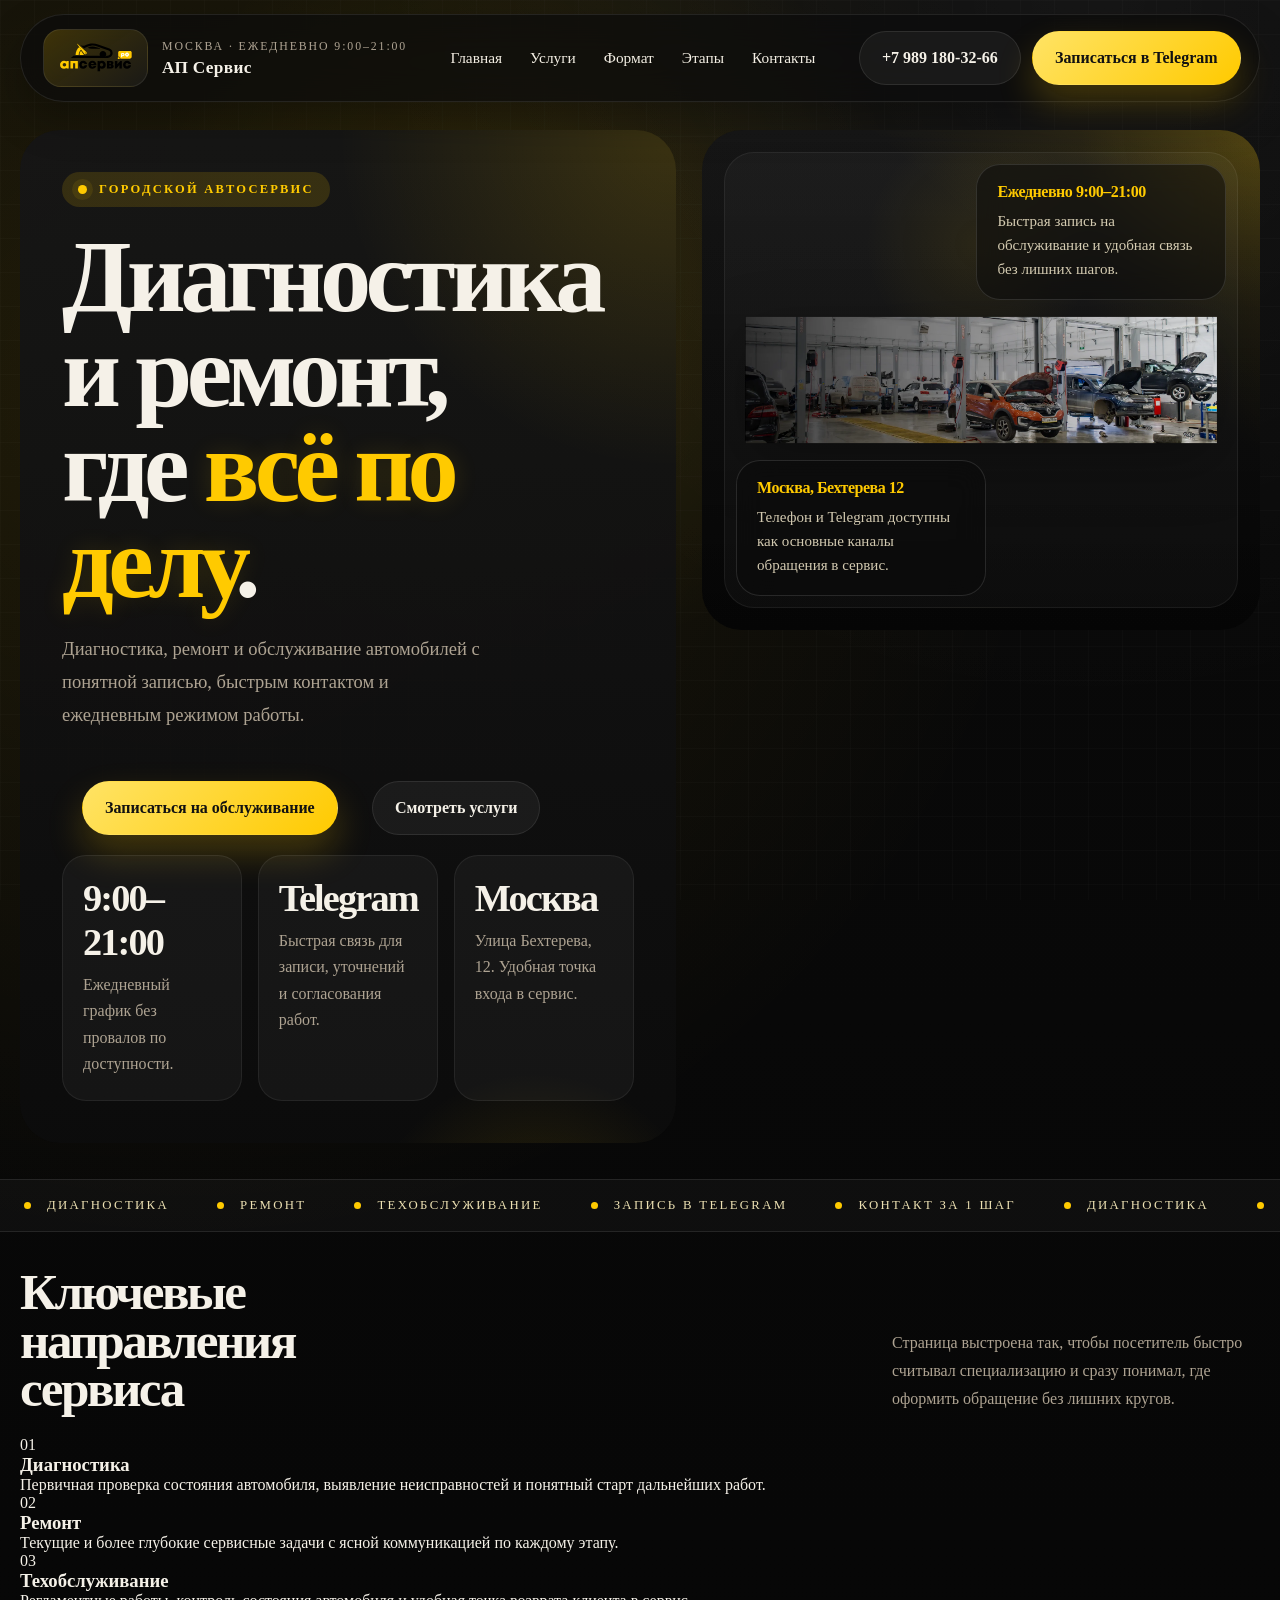
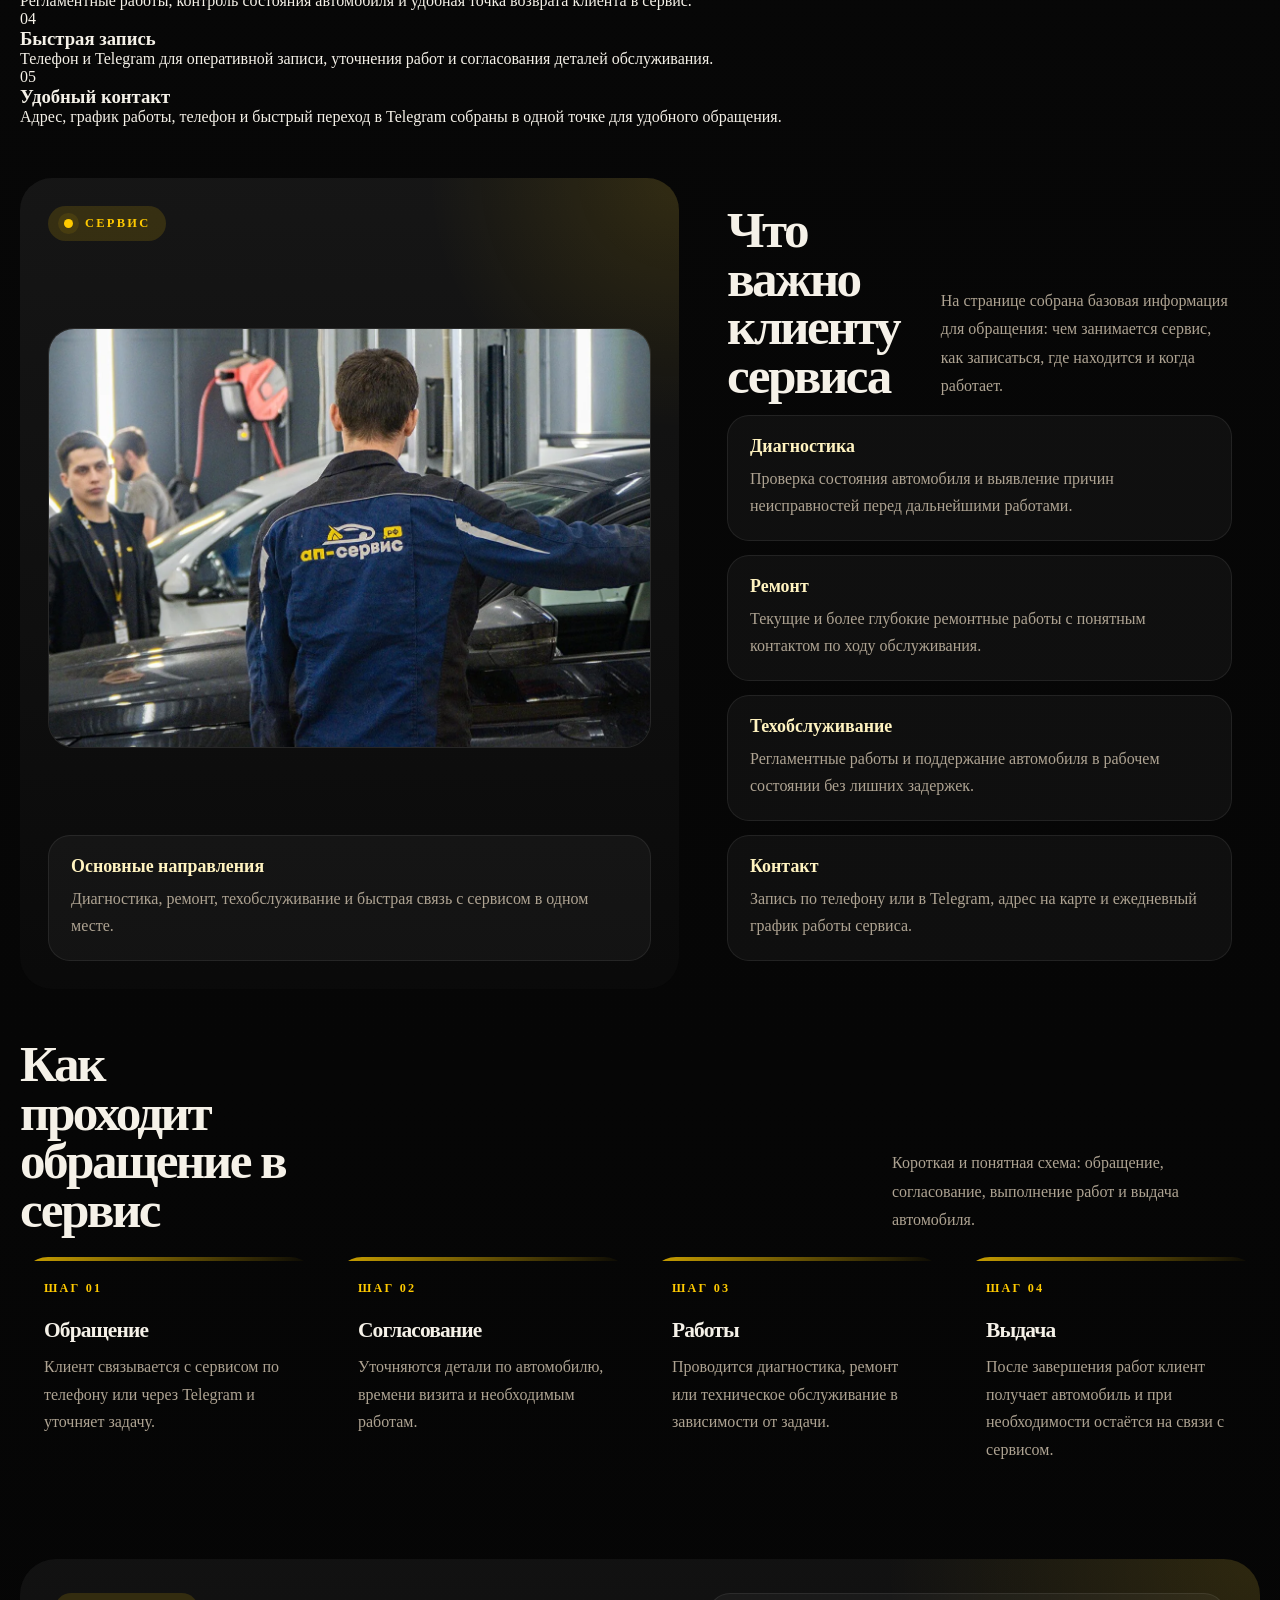
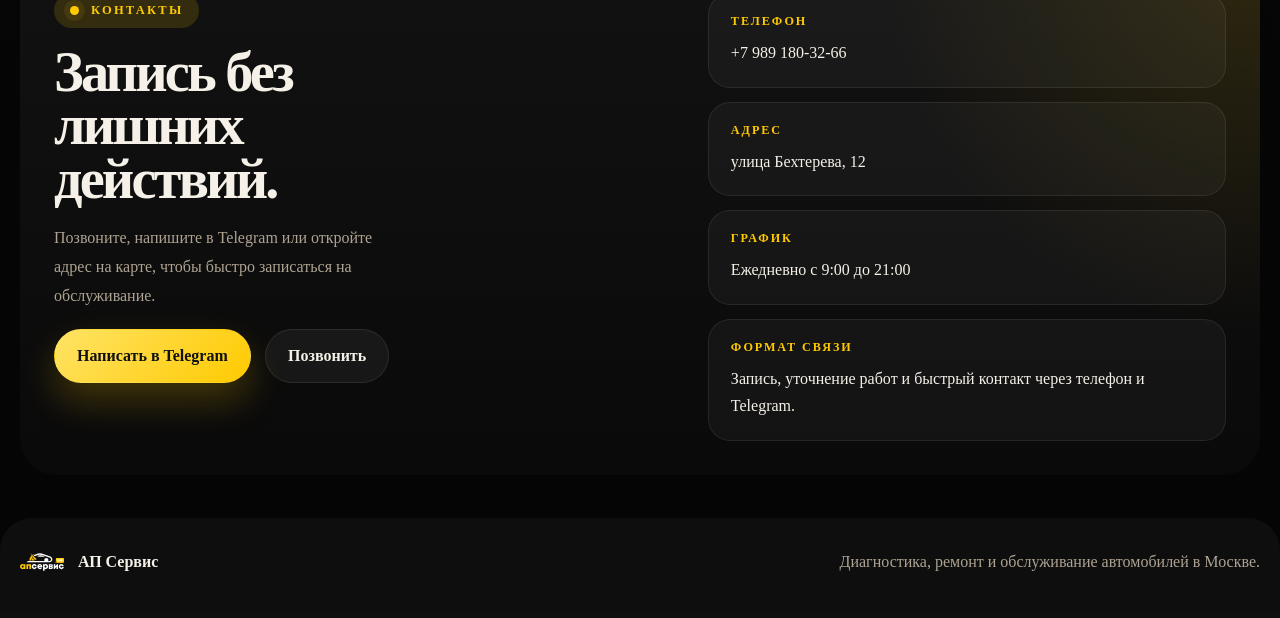
<file: serivce/index.html>
<!DOCTYPE html>
<html lang="ru" style="--header-offset: 120px;"><head><meta http-equiv="Content-Type" content="text/html; charset=UTF-8">
  
  <meta name="viewport" content="width=device-width, initial-scale=1.0">
  <title>АП Сервис | Диагностика, ремонт и обслуживание автомобилей</title>
  <meta name="description" content="АП Сервис в Москве. Диагностика, ремонт и обслуживание автомобилей. Ежедневно с 9:00 до 21:00. Быстрая запись по телефону и в Telegram.">
  <style>
    :root {
      --bg: #070707;
      --bg-2: #0f0f10;
      --panel: rgba(255, 255, 255, 0.06);
      --panel-strong: rgba(255, 255, 255, 0.1);
      --line: rgba(255, 255, 255, 0.09);
      --text: #f5f1e8;
      --muted: #aea392;
      --accent: #ffca00;
      --accent-2: #f6a800;
      --accent-soft: rgba(255, 202, 0, 0.14);
      --success: #b8ff72;
      --shadow: 0 24px 70px rgba(0, 0, 0, 0.36);
      --radius-xl: 40px;
      --radius-lg: 30px;
      --radius-md: 22px;
      --radius-sm: 16px;
      --container: 1280px;
      --header-h: 88px;
      --header-offset: 116px;
      --pointer-x: 50%;
      --pointer-y: 20%;
    }

    * {
      box-sizing: border-box;
    }

    html {
      scroll-behavior: smooth;
    }

    main[id],
    section[id] {
      scroll-margin-top: var(--header-offset);
    }

    body {
      margin: 0;
      min-width: 320px;
      font-family: "Bahnschrift", "Segoe UI Variable Display", "Trebuchet MS", sans-if;
      color: var(--text);
      background:
        radial-gradient(circle at 15% 10%, rgba(255, 202, 0, 0.1), transparent 24%),
        radial-gradient(circle at 85% 0%, rgba(255, 255, 255, 0.05), transparent 18%),
        linear-gradient(180deg, #0a0a0a 0%, #070707 40%, #050505 100%);
      overflow-x: hidden;
    }

    body.menu-open {
      overflow: hidden;
    }

    body::before {
      content: "";
      position: fixed;
      inset: 0;
      pointer-events: none;
      z-index: 0;
      background:
        radial-gradient(circle 560px at var(--pointer-x) var(--pointer-y), rgba(255, 202, 0, 0.11), transparent 70%),
        linear-gradient(rgba(255, 255, 255, 0.015) 1px, transparent 1px),
        linear-gradient(90deg, rgba(255, 255, 255, 0.015) 1px, transparent 1px);
      background-size: auto, 34px 34px, 34px 34px;
      mix-blend-mode: screen;
      opacity: 0.9;
    }

    img {
      max-width: 100%;
      display: block;
    }

    a {
      color: inherit;
      text-decoration: none;
    }

    button {
      font: inherit;
      color: inherit;
    }

    .page {
      position: relative;
      z-index: 1;
    }

    .container {
      width: min(calc(100% - 40px), var(--container));
      margin: 0 auto;
    }

    .eyebrow {
      display: inline-flex;
      align-items: center;
      gap: 12px;
      width: fit-content;
      padding: 10px 16px;
      border-radius: 999px;
      background: var(--accent-soft);
      color: var(--accent);
      font-size: 0.78rem;
      font-weight: 800;
      letter-spacing: 0.18em;
      text-transform: uppercase;
    }

    .eyebrow::before {
      content: "";
      width: 9px;
      height: 9px;
      border-radius: 50%;
      background: var(--accent);
      box-shadow: 0 0 0 6px rgba(255, 202, 0, 0.09);
    }

    .header {
      position: sticky;
      top: 0;
      z-index: 60;
      padding: 14px 0 0;
    }

    .header__inner {
      min-height: var(--header-h);
      display: flex;
      align-items: center;
      justify-content: space-between;
      gap: 24px;
      padding: 14px 18px 14px 22px;
      border-radius: 999px;
      border: 1px solid var(--line);
      background: rgba(12, 12, 12, 0.72);
      box-shadow: 0 18px 40px rgba(0, 0, 0, 0.28);
      backdrop-filter: blur(18px);
    }

    .brand {
      display: inline-flex;
      align-items: center;
      gap: 14px;
      min-width: 0;
    }

    .brand__logo {
      width: 105px;
      height: 58px;
      padding: 12px;
      border-radius: 18px;
      background: linear-gradient(145deg, rgba(255, 202, 0, 0.2), rgba(255, 255, 255, 0.05));
      border: 1px solid rgba(255, 255, 255, 0.08);
      flex: 0 0 auto;
    }

    .brand__meta {
      min-width: 0;
    }

    .brand__meta small,
    .brand__meta strong {
      display: block;
    }

    .brand__meta small {
      font-size: 0.74rem;
      color: var(--muted);
      letter-spacing: 0.16em;
      text-transform: uppercase;
      margin-bottom: 4px;
    }

    .brand__meta strong {
      font-size: 1.08rem;
      letter-spacing: 0.02em;
    }

    .nav {
      display: flex;
      align-items: center;
      gap: 28px;
    }

    .nav a {
      color: #f4efe4;
      position: relative;
      font-size: 0.96rem;
    }

    .nav a::after {
      content: "";
      position: absolute;
      left: 0;
      right: 0;
      bottom: -8px;
      height: 2px;
      transform: scaleX(0);
      transform-origin: left;
      background: linear-gradient(90deg, var(--accent), transparent);
      transition: transform 0.28s ease;
    }

    .nav a:hover::after,
    .nav a:focus-visible::after {
      transform: scaleX(1);
    }

    .header__actions {
      display: flex;
      align-items: center;
      gap: 12px;
    }

    .btn {
      display: inline-flex;
      align-items: center;
      justify-content: center;
      gap: 10px;
      min-height: 54px;
      padding: 0 22px;
      border-radius: 999px;
      border: 1px solid transparent;
      font-weight: 800;
      transition: transform 0.24s ease, box-shadow 0.24s ease, background 0.24s ease, border-color 0.24s ease;
      will-change: transform;
    }

    .btn:hover,
    .btn:focus-visible {
      transform: translateY(-2px);
    }

    .btn--primary {
      color: #111;
      background: linear-gradient(135deg, #ffe365, var(--accent));
      box-shadow: 0 18px 36px rgba(255, 202, 0, 0.22);
    }

    .btn--secondary {
      color: var(--text);
      border-color: var(--line);
      background: rgba(255, 255, 255, 0.05);
    }

    .menu-toggle {
      display: none;
      width: 52px;
      height: 52px;
      border: 0;
      border-radius: 50%;
      background: rgba(255, 255, 255, 0.05);
      position: relative;
    }

    .back-to-top {
      position: fixed;
      right: 24px;
      bottom: 24px;
      width: 58px;
      height: 58px;
      display: inline-flex;
      align-items: center;
      justify-content: center;
      border: 0;
      border-radius: 50%;
      background: linear-gradient(135deg, #ffe365, var(--accent));
      color: #111;
      font-size: 1.45rem;
      font-weight: 900;
      box-shadow: 0 18px 36px rgba(255, 202, 0, 0.28);
      cursor: pointer;
      opacity: 0;
      visibility: hidden;
      transform: translateY(18px) scale(0.92);
      transition: opacity 0.24s ease, visibility 0.24s ease, transform 0.24s ease, box-shadow 0.24s ease;
      z-index: 70;
    }

    .back-to-top.is-visible {
      opacity: 1;
      visibility: visible;
      transform: translateY(0) scale(1);
    }

    .back-to-top:hover,
    .back-to-top:focus-visible {
      transform: translateY(-3px) scale(1);
      box-shadow: 0 22px 42px rgba(255, 202, 0, 0.36);
    }

    .menu-toggle::before,
    .menu-toggle::after,
    .menu-toggle span {
      content: "";
      position: absolute;
      left: 14px;
      right: 14px;
      height: 2px;
      background: var(--text);
      transition: transform 0.25s ease, top 0.25s ease, opacity 0.25s ease;
    }

    .menu-toggle::before {
      top: 18px;
    }

    .menu-toggle span {
      top: 25px;
    }

    .menu-toggle::after {
      top: 32px;
    }

    .menu-open .menu-toggle::before {
      top: 25px;
      transform: rotate(45deg);
    }

    .menu-open .menu-toggle span {
      opacity: 0;
    }

    .menu-open .menu-toggle::after {
      top: 25px;
      transform: rotate(-45deg);
    }

    .hero {
      padding: 28px 0 18px;
    }

    .hero__grid {
      display: grid;
      grid-template-columns: minmax(0, 1.08fr) minmax(360px, 0.92fr);
      gap: 26px;
      align-items: stretch;
    }

    .hero__content,
    .hero__stage,
    .panel,
    .,
    .story,
    .timeline__item,
    .contact,
    .footer {
      border: 1px solid var(--line);
      background: var(--panel);
      backdrop-filter: blur(16px);
      box-shadow: var(--shadow);
    }

    .hero__content,
    .hero__stage {
      border-radius: var(--radius-xl);
      overflow: hidden;
    }

    .hero__content {
      position: relative;
      padding: 42px;
      display: flex;
      flex-direction: column;
      justify-content: space-between;
      min-height: 780px;
      background:
        radial-gradient(circle at 100% 0%, rgba(255, 202, 0, 0.16), transparent 28%),
        linear-gradient(180deg, rgba(22, 22, 22, 0.96), rgba(12, 12, 12, 0.96));
    }

    .hero__content::after {
      content: "";
      position: absolute;
      inset: auto -6% -28% auto;
      width: 360px;
      height: 360px;
      border-radius: 50%;
      background: radial-gradient(circle, rgba(255, 202, 0, 0.14), transparent 68%);
      pointer-events: none;
    }

    .hero__copy {
      max-width: 820px;
      display: grid;
      gap: 22px;
      position: relative;
      z-index: 1;
    }

    h1,
    h2,
    h3,
    p {
      margin: 0;
    }

    .hero__copy h1 {
      font-size: clamp(3.4rem, 8vw, 7rem);
      line-height: 0.93;
      letter-spacing: -0.055em;
      max-width: 9.4ch;
    }

    .hero__copy h1 span {
      color: var(--accent);
      text-shadow: 0 0 24px rgba(255, 202, 0, 0.14);
    }

    .hero__copy p {
      max-width: 46ch;
      color: var(--muted);
      font-size: clamp(1rem, 2vw, 1.16rem);
      line-height: 1.78;
    }

    .hero__actions {
      display: flex;
      flex-wrap: wrap;
      gap: 14px;
      margin-top: 8px;
    }

    .hero__metrics {
      position: relative;
      z-index: 1;
      display: grid;
      grid-template-columns: repeat(3, minmax(0, 1fr));
      gap: 16px;
    }

    .metric {
      padding: 20px 20px 22px;
      border-radius: 24px;
      background: rgba(255, 255, 255, 0.04);
      border: 1px solid rgba(255, 255, 255, 0.07);
    }

    .metric strong {
      display: block;
      font-size: clamp(1.7rem, 3vw, 2.6rem);
      letter-spacing: -0.05em;
      margin-bottom: 8px;
    }

    .metric span {
      display: block;
      color: var(--muted);
      line-height: 1.65;
    }

    .hero__stage {
      position: relative;
      min-height: 500px;
      padding: 22px;
      display: flex;
      align-items: stretch;
      background:
        radial-gradient(circle at top right, rgba(255, 202, 0, 0.12), transparent 24%),
        linear-gradient(180deg, #121212, #090909);
      isolation: isolate;
    }

    .hero__stage::before {
      content: "";
      position: absolute;
      inset: 0;
      background:
        linear-gradient(180deg, rgba(255, 255, 255, 0.02), rgba(0, 0, 0, 0.42)),
        linear-gradient(220deg, rgba(255, 202, 0, 0.16), transparent 34%);
      z-index: 0;
      pointer-events: none;
    }

    .hero__media {
      position: relative;
      z-index: 1;
      width: 100%;
      border-radius: 30px;
      background:
        radial-gradient(circle at 50% 20%, rgba(255, 202, 0, 0.08), transparent 26%),
        rgba(255, 255, 255, 0.03);
      border: 1px solid rgba(255, 255, 255, 0.06);
      display: flex;
      align-items: center;
      justify-content: center;
      padding: 20px;
      overflow: hidden;
    }

    .hero__media img {
      width: 100%;
      height: 100%;
      object-fit: contain;
      object-position: center;
      filter: drop-shadow(0 18px 30px rgba(0, 0, 0, 0.28));
      transform: translateZ(0);
    }

    .float-card {
      position: absolute;
      z-index: 2;
      padding: 18px 20px;
      border-radius: 24px;
      background: rgba(10, 10, 10, 0.52);
      border: 1px solid rgba(255, 255, 255, 0.12);
      color: #fff7de;
      backdrop-filter: blur(14px);
      max-width: 250px;
    }

    .float-card strong {
      display: block;
      color: var(--accent);
      margin-bottom: 8px;
      font-size: 1rem;
      letter-spacing: -0.03em;
    }

    .float-card span {
      display: block;
      color: rgba(255, 244, 214, 0.82);
      line-height: 1.6;
      font-size: 0.94rem;
    }

    .float-card--top {
      top: 34px;
      right: 34px;
    }

    .float-card--bottom {
      left: 34px;
      bottom: 34px;
    }

    .ticker {
      overflow: hidden;
      border-top: 1px solid var(--line);
      border-bottom: 1px solid var(--line);
      background: rgba(255, 255, 255, 0.03);
      margin: 18px 0 10px;
    }

    .ticker__track {
      display: flex;
      width: max-content;
      animation: ticker 28s linear infinite;
    }

    .ticker__item {
      display: inline-flex;
      align-items: center;
      gap: 16px;
      padding: 18px 24px;
      color: #ece0b2;
      text-transform: uppercase;
      letter-spacing: 0.18em;
      font-size: 0.8rem;
      white-space: nowrap;
    }

    .ticker__item::before {
      content: "";
      width: 7px;
      height: 7px;
      border-radius: 50%;
      background: var(--accent);
    }

    @keyframes ticker {
      from { transform: translateX(0); }
      to { transform: translateX(-50%); }
    }

    section {
      padding: 26px 0;
    }

    .section-head {
      display: flex;
      align-items: end;
      justify-content: space-between;
      gap: 24px;
      margin-bottom: 22px;
    }

    .section-head h2 {
      font-size: clamp(2.2rem, 4vw, 4rem);
      line-height: 0.95;
      letter-spacing: -0.05em;
      max-width: 10.5ch;
    }

    .section-head p {
      max-width: 46ch;
      color: var(--muted);
      line-height: 1.78;
    }

    .s {
      display: grid;
      grid-template-columns: repeat(12, minmax(0, 1fr));
      gap: 16px;
    }

    . {
      position: relative;
      border-radius: 28px;
      padding: 24px;
      overflow: hidden;
      transform-style: preve-3d;
      transition: transform 0.25s ease, border-color 0.25s ease, background 0.25s ease;
      min-height: 240px;
    }

    .:hover {
      border-color: rgba(255, 202, 0, 0.24);
      background: rgba(255, 255, 255, 0.08);
    }

    .::after {
      content: "";
      position: absolute;
      inset: auto -40px -50px auto;
      width: 180px;
      height: 180px;
      border-radius: 50%;
      background: radial-gradient(circle, rgba(255, 202, 0, 0.12), transparent 70%);
      pointer-events: none;
    }

    .--wide {
      grid-column: span 5;
    }

    .--tall {
      grid-column: span 4;
    }

    .--mid {
      grid-column: span 3;
    }

    .__num {
      display: inline-flex;
      align-items: center;
      justify-content: center;
      width: 44px;
      height: 44px;
      border-radius: 50%;
      background: var(--accent-soft);
      color: var(--accent);
      font-size: 0.88rem;
      font-weight: 800;
      margin-bottom: 18px;
    }

    . h3 {
      font-size: 1.4rem;
      letter-spacing: -0.04em;
      margin-bottom: 12px;
    }

    . p {
      color: var(--muted);
      line-height: 1.72;
      max-width: 30ch;
    }

    .story-grid {
      display: grid;
      grid-template-columns: minmax(0, 1fr) minmax(340px, 0.85fr);
      gap: 20px;
    }

    .story {
      border-radius: 32px;
      padding: 28px;
    }

    .story--visual {
      display: grid;
      gap: 18px;
      align-content: space-between;
      min-height: 620px;
      background:
        radial-gradient(circle at top right, rgba(255, 202, 0, 0.12), transparent 24%),
        linear-gradient(180deg, rgba(22, 22, 22, 0.98), rgba(10, 10, 10, 0.98));
    }

    .story--visual .stage {
      border-radius: 26px;
      border: 1px solid rgba(255, 255, 255, 0.08);
      background: rgba(255, 255, 255, 0.03);
      min-height: 420px;
      display: flex;
      align-items: center;
      justify-content: center;
      padding: 18px;
      overflow: hidden;
    }

    .story--visual img {
      width: 100%;
      height: 100%;
      object-fit: contain;
      object-position: center;
    }

    .story--text {
      display: grid;
      gap: 14px;
      align-content: start;
    }

    .feature {
      padding: 20px 22px;
      border-radius: 22px;
      border: 1px solid rgba(255, 255, 255, 0.08);
      background: rgba(255, 255, 255, 0.04);
    }

    .feature strong {
      display: block;
      margin-bottom: 8px;
      font-size: 1.12rem;
      color: #fff3c0;
    }

    .feature span {
      display: block;
      color: var(--muted);
      line-height: 1.72;
    }

    .timeline {
      display: grid;
      grid-template-columns: repeat(4, minmax(0, 1fr));
      gap: 16px;
    }

    .timeline__item {
      border-radius: 28px;
      padding: 24px;
      min-height: 250px;
      position: relative;
      overflow: hidden;
    }

    .timeline__item::before {
      content: "";
      position: absolute;
      inset: 0 0 auto 0;
      height: 4px;
      background: linear-gradient(90deg, var(--accent), transparent);
      opacity: 0.8;
    }

    .timeline__item small {
      display: block;
      color: var(--accent);
      font-size: 0.76rem;
      letter-spacing: 0.18em;
      text-transform: uppercase;
      font-weight: 800;
      margin-bottom: 22px;
    }

    .timeline__item h3 {
      font-size: 1.34rem;
      letter-spacing: -0.04em;
      margin-bottom: 10px;
    }

    .timeline__item p {
      color: var(--muted);
      line-height: 1.72;
    }

    .contact {
      border-radius: 36px;
      padding: 34px;
      display: grid;
      grid-template-columns: minmax(0, 1fr) minmax(340px, 0.82fr);
      gap: 22px;
      background:
        radial-gradient(circle at 100% 0%, rgba(255, 202, 0, 0.12), transparent 28%),
        linear-gradient(180deg, rgba(18, 18, 18, 0.98), rgba(10, 10, 10, 0.98));
    }

    .contact__copy {
      display: grid;
      gap: 18px;
      align-content: start;
    }

    .contact__copy h2 {
      font-size: clamp(2.2rem, 4.4vw, 4.2rem);
      line-height: 0.95;
      letter-spacing: -0.05em;
      max-width: 9ch;
    }

    .contact__copy p {
      max-width: 44ch;
      color: var(--muted);
      line-height: 1.8;
    }

    .contact__actions {
      display: flex;
      flex-wrap: wrap;
      gap: 14px;
    }

    .contact__cards {
      display: grid;
      gap: 14px;
      align-content: start;
    }

    .contact-card {
      padding: 20px 22px;
      border-radius: 22px;
      border: 1px solid rgba(255, 255, 255, 0.08);
      background: rgba(255, 255, 255, 0.04);
    }

    .contact-card small {
      display: block;
      color: var(--accent);
      font-size: 0.76rem;
      letter-spacing: 0.16em;
      text-transform: uppercase;
      font-weight: 800;
      margin-bottom: 10px;
    }

    .contact-card strong,
    .contact-card a,
    .contact-card span {
      display: block;
      line-height: 1.72;
    }

    .footer {
      border-radius: 32px 32px 0 0;
      border-width: 1px 1px 0;
      margin-top: 18px;
      padding: 22px 0 34px;
      background: rgba(255, 255, 255, 0.04);
    }

    .footer__inner {
      display: flex;
      align-items: center;
      justify-content: space-between;
      gap: 20px;
      flex-wrap: wrap;
    }

    .footer__brand {
      display: inline-flex;
      align-items: center;
      gap: 14px;
      font-weight: 800;
    }

    .footer__brand img {
      width: 44px;
      height: 44px;
    }

    .footer__meta {
      color: var(--muted);
      line-height: 1.68;
    }

    .reveal {
      opacity: 0;
      transform: translateY(36px);
      transition: opacity 0.85s ease, transform 0.85s ease;
      will-change: opacity, transform;
    }

    .reveal.in-view {
      opacity: 1;
      transform: translateY(0);
    }

    @media (max-width: 1120px) {
      .nav,
      .header__actions .btn--secondary {
        display: none;
      }

      .menu-toggle {
        display: inline-block;
      }

      .nav {
        position: absolute;
        top: calc(100% + 12px);
        left: 0;
        right: 0;
        flex-direction: column;
        align-items: stretch;
        gap: 0;
        padding: 12px;
        border-radius: 28px;
        border: 1px solid var(--line);
        background: rgba(12, 12, 12, 0.94);
        backdrop-filter: blur(18px);
        box-shadow: 0 20px 48px rgba(0, 0, 0, 0.34);
      }

      .menu-open .nav {
        display: flex;
      }

      .nav a {
        padding: 16px 14px;
        border-radius: 18px;
      }

      .nav a:hover {
        background: rgba(255, 255, 255, 0.04);
      }

      .nav a::after {
        display: none;
      }

      .hero__grid,
      .story-grid,
      .contact {
        grid-template-columns: 1fr;
      }

      .hero__content,
      .hero__stage {
        min-height: auto;
      }

      .s {
        grid-template-columns: repeat(2, minmax(0, 1fr));
      }

      .--wide,
      .vice--tall,
      .vice--mid {
        grid-column: auto;
      }

      .timeline {
        grid-template-columns: repeat(2, minmax(0, 1fr));
      }
    }

    @media (max-width: 760px) {
      .container {
        width: min(calc(100% - 28px), var(--container));
      }

      .header {
        padding-top: 10px;
      }

      .header__inner {
        min-height: 74px;
        border-radius: 28px;
      }

      .brand__logo {
        width: 50px;
        height: 50px;
      }

      .brand__meta small {
        font-size: 0.68rem;
      }

      .brand__meta strong {
        font-size: 0.96rem;
      }

      .header__actions .btn--primary {
        display: none;
      }

      .hero {
        padding-top: 18px;
      }

      .hero__content,
      .hero__stage,
      .story,
      .contact,
      .footer {
        padding: 24px;
      }

      .back-to-top {
        right: 16px;
        bottom: 16px;
        width: 52px;
        height: 52px;
      }

      .hero__content,
      .hero__stage,
      .story,
      .contact {
        border-radius: 28px;
      }

      .hero__metrics,
      .vices,
      .timeline {
        grid-template-columns: 1fr;
      }

      .hero__copy h1,
      .section-head h2,
      .contact__copy h2 {
        max-width: none;
      }

      .hero__stage {
        min-height: 520px;
      }

      .hero__media {
        min-height: 440px;
      }

      .float-card {
        max-width: 220px;
        padding: 14px 16px;
      }

      .float-card--top {
        top: 24px;
        right: 24px;
      }

      .float-card--bottom {
        left: 24px;
        bottom: 24px;
      }

      .section-head {
        flex-direction: column;
        align-items: start;
      }
    }
  </style>
</head>
<body style="--pointer-x: 40.825688073394495%; --pointer-y: 30.423280423280424%;">
  <div class="page">
    <header class="header">
      <div class="container">
        <div class="header__inner">
          <a class="brand" href="" aria-label="АП Сервис">
            <span class="brand__logo">
              <img src="https://jarkevithwlad.github.io/ap_sites/serivce/images/logo.svg" alt="Логотип АП Сервис">
            </span>
            <span class="brand__meta">
              <small>Москва · ежедневно 9:00–21:00</small>
              <strong>АП Сервис</strong>
            </span>
          </a>

          <nav class="nav" id="nav">
            <a href="https://jarkevithwlad.github.io/ap_sites/serivce/index.html">Главная</a>
            <a href="https://jarkevithwlad.github.io/ap_sites/serivce/index.html#services">Услуги</a>
            <a href="https://jarkevithwlad.github.io/ap_sites/serivce/index.html#format">Формат</a>
            <a href="https://jarkevithwlad.github.io/ap_sites/serivce/index.html#process">Этапы</a>
            <a href="https://jarkevithwlad.github.io/ap_sites/serivce/index.html#contacts">Контакты</a>
          </nav>

          <div class="header__actions">
            <a class="btn btn--secondary magnet" href="tel:+79891803266" style="">+7 989 180-32-66</a>
            <a class="btn btn--primary magnet" href="https://t.me/+79891803266" target="_blank" rel="noreferrer" style="">Записаться в Telegram</a>
            <button class="menu-toggle" type="button" aria-label="Открыть меню" aria-expanded="false" aria-controls="nav">
              <span></span>
            </button>
          </div>
        </div>
      </div>
    </header>

    <main id="top">
      <section class="hero">
        <div class="container">
          <div class="hero__grid">
            <div class="hero__content reveal in-view">
              <div class="hero__copy">
                <div class="eyebrow">Городской автосервис</div>
                <h1>Диагностика и ремонт, где <span>всё по делу</span>.</h1>
                <p>Диагностика, ремонт и обслуживание автомобилей с понятной записью, быстрым контактом и ежедневным режимом работы.</p>
                <div class="hero__actions">
                  <a class="btn btn--primary magnet" href="https://jarkevithwlad.github.io/ap_sites/serivce/index.html#contacts" style="margin: 20px;">Записаться на обслуживание</a>
                  <a class="btn btn--secondary magnet" href="https://jarkevithwlad.github.io/ap_sites/serivce/index.html#services" style="margin: 20px 20px 20px 0px;">Смотреть услуги</a>
                </div>
              </div>

              <div class="hero__metrics">
                <div class="metric tilt" style="">
                  <strong>9:00–21:00</strong>
                  <span>Ежедневный график без провалов по доступности.</span>
                </div>
                <div class="metric tilt" style="">
                  <strong>Telegram</strong>
                  <span>Быстрая связь для записи, уточнений и согласования работ.</span>
                </div>
                <div class="metric tilt" style="">
                  <strong>Москва</strong>
                  <span>Улица Бехтерева, 12. Удобная точка входа в сервис.</span>
                </div>
              </div>
            </div>

            <div class="hero__stage reveal in-view" style="
    height: 500px;
">
              <div class="hero__media">
                <img src="https://jarkevithwlad.github.io/ap_sites/serivce/images/hero.webp" alt="Автомобиль и рабочее пространство сервиса">
              </div>
              <div class="float-card float-card--top tilt" style="">
                <strong>Ежедневно 9:00–21:00</strong>
                <span>Быстрая запись на обслуживание и удобная связь без лишних шагов.</span>
              </div>
              <div class="float-card float-card--bottom tilt" style="">
                <strong>Москва, Бехтерева 12</strong>
                <span>Телефон и Telegram доступны как основные каналы обращения в сервис.</span>
              </div>
            </div>
          </div>
        </div>
      </section>

      <div class="ticker">
        <div class="ticker__track">
          <span class="ticker__item">Диагностика</span>
          <span class="ticker__item">Ремонт</span>
          <span class="ticker__item">Техобслуживание</span>
          <span class="ticker__item">Запись в Telegram</span>
          <span class="ticker__item">Контакт за 1 шаг</span>
          <span class="ticker__item">Диагностика</span>
          <span class="ticker__item">Ремонт</span>
          <span class="ticker__item">Техобслуживание</span>
          <span class="ticker__item">Запись в Telegram</span>
          <span class="ticker__item">Контакт за 1 шаг</span>
        </div>
      </div>

      <section id="services">
        <div class="container">
          <div class="section-head reveal in-view">
            <h2>Ключевые направления сервиса</h2>
            <p>Страница выстроена так, чтобы посетитель быстро считывал специализацию и сразу понимал, где оформить обращение без лишних кругов.</p>
          </div>

          <div class="services">
            <article class="service service--wide reveal tilt in-view" style="">
              <div class="service__num">01</div>
              <h3>Диагностика</h3>
              <p>Первичная проверка состояния автомобиля, выявление неисправностей и понятный старт дальнейших работ.</p>
            </article>

            <article class="service service--mid reveal tilt in-view" style="">
              <div class="service__num">02</div>
              <h3>Ремонт</h3>
              <p>Текущие и более глубокие сервисные задачи с ясной коммуникацией по каждому этапу.</p>
            </article>

            <article class="service service--tall reveal tilt in-view" style="">
              <div class="service__num">03</div>
              <h3>Техобслуживание</h3>
              <p>Регламентные работы, контроль состояния автомобиля и удобная точка возврата клиента в сервис.</p>
            </article>

            <article class="service service--mid reveal tilt in-view" style="">
              <div class="service__num">04</div>
              <h3>Быстрая запись</h3>
              <p>Телефон и Telegram для оперативной записи, уточнения работ и согласования деталей обслуживания.</p>
            </article>

            <article class="service service--wide reveal tilt in-view" style="">
              <div class="service__num">05</div>
              <h3>Удобный контакт</h3>
              <p>Адрес, график работы, телефон и быстрый переход в Telegram собраны в одной точке для удобного обращения.</p>
            </article>
          </div>
        </div>
      </section>

      <section id="format">
        <div class="container">
          <div class="story-grid">
            <div class="story story--visual reveal in-view">
              <div class="eyebrow">Сервис</div>
              <div class="stage" style="
    height: 400px;
">
                <img src="https://jarkevithwlad.github.io/ap_sites/serivce/images/DSCF3859_resized.jpg.webp" alt="Сервисная зона АП Сервис" style="
    scale: 1.3;
">
              </div>
              <div class="feature">
                <strong>Основные направления</strong>
                <span>Диагностика, ремонт, техобслуживание и быстрая связь с сервисом в одном месте.</span>
              </div>
            </div>

            <div class="story story--text reveal in-view">
              <div class="section-head" style="margin-bottom: 0;">
                <h2>Что важно клиенту сервиса</h2>
                <p>На странице собрана базовая информация для обращения: чем занимается сервис, как записаться, где находится и когда работает.</p>
              </div>

              <div class="feature tilt" style="">
                <strong>Диагностика</strong>
                <span>Проверка состояния автомобиля и выявление причин неисправностей перед дальнейшими работами.</span>
              </div>

              <div class="feature tilt" style="">
                <strong>Ремонт</strong>
                <span>Текущие и более глубокие ремонтные работы с понятным контактом по ходу обслуживания.</span>
              </div>

              <div class="feature tilt" style="">
                <strong>Техобслуживание</strong>
                <span>Регламентные работы и поддержание автомобиля в рабочем состоянии без лишних задержек.</span>
              </div>

              <div class="feature tilt" style="">
                <strong>Контакт</strong>
                <span>Запись по телефону или в Telegram, адрес на карте и ежедневный график работы сервиса.</span>
              </div>
            </div>
          </div>
        </div>
      </section>

      <section id="process">
        <div class="container">
          <div class="section-head reveal in-view">
            <h2>Как проходит обращение в сервис</h2>
            <p>Короткая и понятная схема: обращение, согласование, выполнение работ и выдача автомобиля.</p>
          </div>

          <div class="timeline">
            <article class="timeline__item reveal tilt in-view" style="">
              <small>Шаг 01</small>
              <h3>Обращение</h3>
              <p>Клиент связывается с сервисом по телефону или через Telegram и уточняет задачу.</p>
            </article>

            <article class="timeline__item reveal tilt in-view" style="">
              <small>Шаг 02</small>
              <h3>Согласование</h3>
              <p>Уточняются детали по автомобилю, времени визита и необходимым работам.</p>
            </article>

            <article class="timeline__item reveal tilt in-view" style="">
              <small>Шаг 03</small>
              <h3>Работы</h3>
              <p>Проводится диагностика, ремонт или техническое обслуживание в зависимости от задачи.</p>
            </article>

            <article class="timeline__item reveal tilt in-view" style="">
              <small>Шаг 04</small>
              <h3>Выдача</h3>
              <p>После завершения работ клиент получает автомобиль и при необходимости остаётся на связи с сервисом.</p>
            </article>
          </div>
        </div>
      </section>

      <section id="contacts">
        <div class="container">
          <div class="contact reveal in-view">
            <div class="contact__copy">
              <div class="eyebrow">Контакты</div>
              <h2>Запись без лишних действий.</h2>
              <p>Позвоните, напишите в Telegram или откройте адрес на карте, чтобы быстро записаться на обслуживание.</p>
              <div class="contact__actions">
                <a class="btn btn--primary magnet" href="https://t.me/+79891803266" target="_blank" rel="noreferrer" style="">Написать в Telegram</a>
                <a class="btn btn--secondary magnet" href="tel:+79891803266" style="">Позвонить</a>
              </div>
            </div>

            <div class="contact__cards">
              <div class="contact-card tilt" style="">
                <small>Телефон</small>
                <a href="tel:+79891803266">+7 989 180-32-66</a>
              </div>
              <div class="contact-card tilt" style="">
                <small>Адрес</small>
                <a href="https://yandex.ru/maps/-/CDHVFS-L" target="_blank" rel="noreferrer">улица Бехтерева, 12</a>
              </div>
              <div class="contact-card tilt" style="">
                <small>График</small>
                <span>Ежедневно с 9:00 до 21:00</span>
              </div>
              <div class="contact-card tilt" style="">
                <small>Формат связи</small>
                <span>Запись, уточнение работ и быстрый контакт через телефон и Telegram.</span>
              </div>
            </div>
          </div>
        </div>
      </section>
    </main>

    <footer class="footer">
      <div class="container footer__inner">
        <div class="footer__brand">
          <img src="https://jarkevithwlad.github.io/ap_sites/serivce/images/logo-footer.svg" alt="Логотип АП Сервис">
          <span>АП Сервис</span>
        </div>
        <div class="footer__meta">
          Диагностика, ремонт и обслуживание автомобилей в Москве.
        </div>
      </div>
    </footer>

    <button class="back-to-top is-visible" type="button" aria-label="Прокрутить вверх">↑</button>
  </div>

  <script>
    const body = document.body;
    const root = document.documentElement;
    const header = document.querySelector(".header");
    const menuToggle = document.querySelector(".menu-toggle");
    const navLinks = document.querySelectorAll(".nav a");
    const revealItems = document.querySelectorAll(".reveal");
    const tiltItems = document.querySelectorAll(".tilt");
    const magnets = document.querySelectorAll(".magnet");
    const backToTopButton = document.querySelector(".back-to-top");
    const anchorLinks = document.querySelectorAll('a[href*="#"]');

    const updateHeaderOffset = () => {
      if (!header) return;
      const headerOffset = Math.ceil(header.getBoundingClientRect().height + 18);
      root.style.setProperty("--header-offset", headerOffset + "px");
    };

    const scrollToTarget = (target) => {
      if (!target) return;
      const headerOffset = parseFloat(getComputedStyle(root).getPropertyValue("--header-offset")) || 0;
      const targetTop = target.id === "top"
        ? 0
        : window.scrollY + target.getBoundingClientRect().top - headerOffset;

      window.scrollTo({
        top: Math.max(targetTop, 0),
        behavior: "smooth"
      });
    };

    const toggleBackToTopButton = () => {
      if (!backToTopButton) return;
      backToTopButton.classList.toggle("is-visible", window.scrollY > 260);
    };

    document.addEventListener("pointermove", (event) => {
      const x = (event.clientX / window.innerWidth) * 100;
      const y = (event.clientY / window.innerHeight) * 100;
      body.style.setProperty("--pointer-x", x + "%");
      body.style.setProperty("--pointer-y", y + "%");
    });

    if (menuToggle) {
      menuToggle.addEventListener("click", () => {
        const isOpen = body.classList.toggle("menu-open");
        menuToggle.setAttribute("aria-expanded", String(isOpen));
      });
    }

    navLinks.forEach((link) => {
      link.addEventListener("click", () => {
        body.classList.remove("menu-open");
        if (menuToggle) {
          menuToggle.setAttribute("aria-expanded", "false");
        }
      });
    });

    anchorLinks.forEach((link) => {
      link.addEventListener("click", (event) => {
        const hashIndex = link.href.indexOf("#");
        if (hashIndex === -1) return;

        const hash = link.href.slice(hashIndex);
        if (!hash || hash === "#") return;

        const target = document.querySelector(hash);
        if (!target) return;

        event.preventDefault();
        scrollToTarget(target);

        if (window.location.hash !== hash) {
          history.replaceState(null, "", hash);
        }
      });
    });

    if (backToTopButton) {
      backToTopButton.addEventListener("click", () => {
        const topTarget = document.getElementById("top");
        if (topTarget) {
          scrollToTarget(topTarget);
        } else {
          window.scrollTo({ top: 0, behavior: "smooth" });
        }
      });
    }

    updateHeaderOffset();
    toggleBackToTopButton();
    window.addEventListener("resize", updateHeaderOffset);
    window.addEventListener("scroll", toggleBackToTopButton, { passive: true });

    if (window.location.hash) {
      window.addEventListener("load", () => {
        const initialTarget = document.querySelector(window.location.hash);
        if (initialTarget) {
          scrollToTarget(initialTarget);
        }
      });
    }

    const revealObserver = new IntersectionObserver((entries) => {
      entries.forEach((entry) => {
        if (entry.isIntersecting) {
          entry.target.classList.add("in-view");
          revealObserver.unobserve(entry.target);
        }
      });
    }, { threshold: 0.14, rootMargin: "0px 0px -40px 0px" });

    revealItems.forEach((item) => revealObserver.observe(item));

    tiltItems.forEach((item) => {
      item.addEventListener("pointermove", (event) => {
        if (window.innerWidth < 900) return;
        const rect = item.getBoundingClientRect();
        const px = (event.clientX - rect.left) / rect.width;
        const py = (event.clientY - rect.top) / rect.height;
        const rx = (0.5 - py) * 10;
        const ry = (px - 0.5) * 12;
        item.style.transform = "perspective(900px) rotateX(" + rx + "deg) rotateY(" + ry + "deg) translateY(-4px)";
      });

      item.addEventListener("pointerleave", () => {
        item.style.transform = "";
      });
    });

    magnets.forEach((button) => {
      button.addEventListener("pointermove", (event) => {
        if (window.innerWidth < 900) return;
        const rect = button.getBoundingClientRect();
        const x = event.clientX - rect.left - rect.width / 2;
        const y = event.clientY - rect.top - rect.height / 2;
        button.style.transform = "translate(" + (x * 0.12) + "px," + (y * 0.12) + "px)";
      });

      button.addEventListener("pointerleave", () => {
        button.style.transform = "";
      });
    });
  </script>



</body></html>
</file>
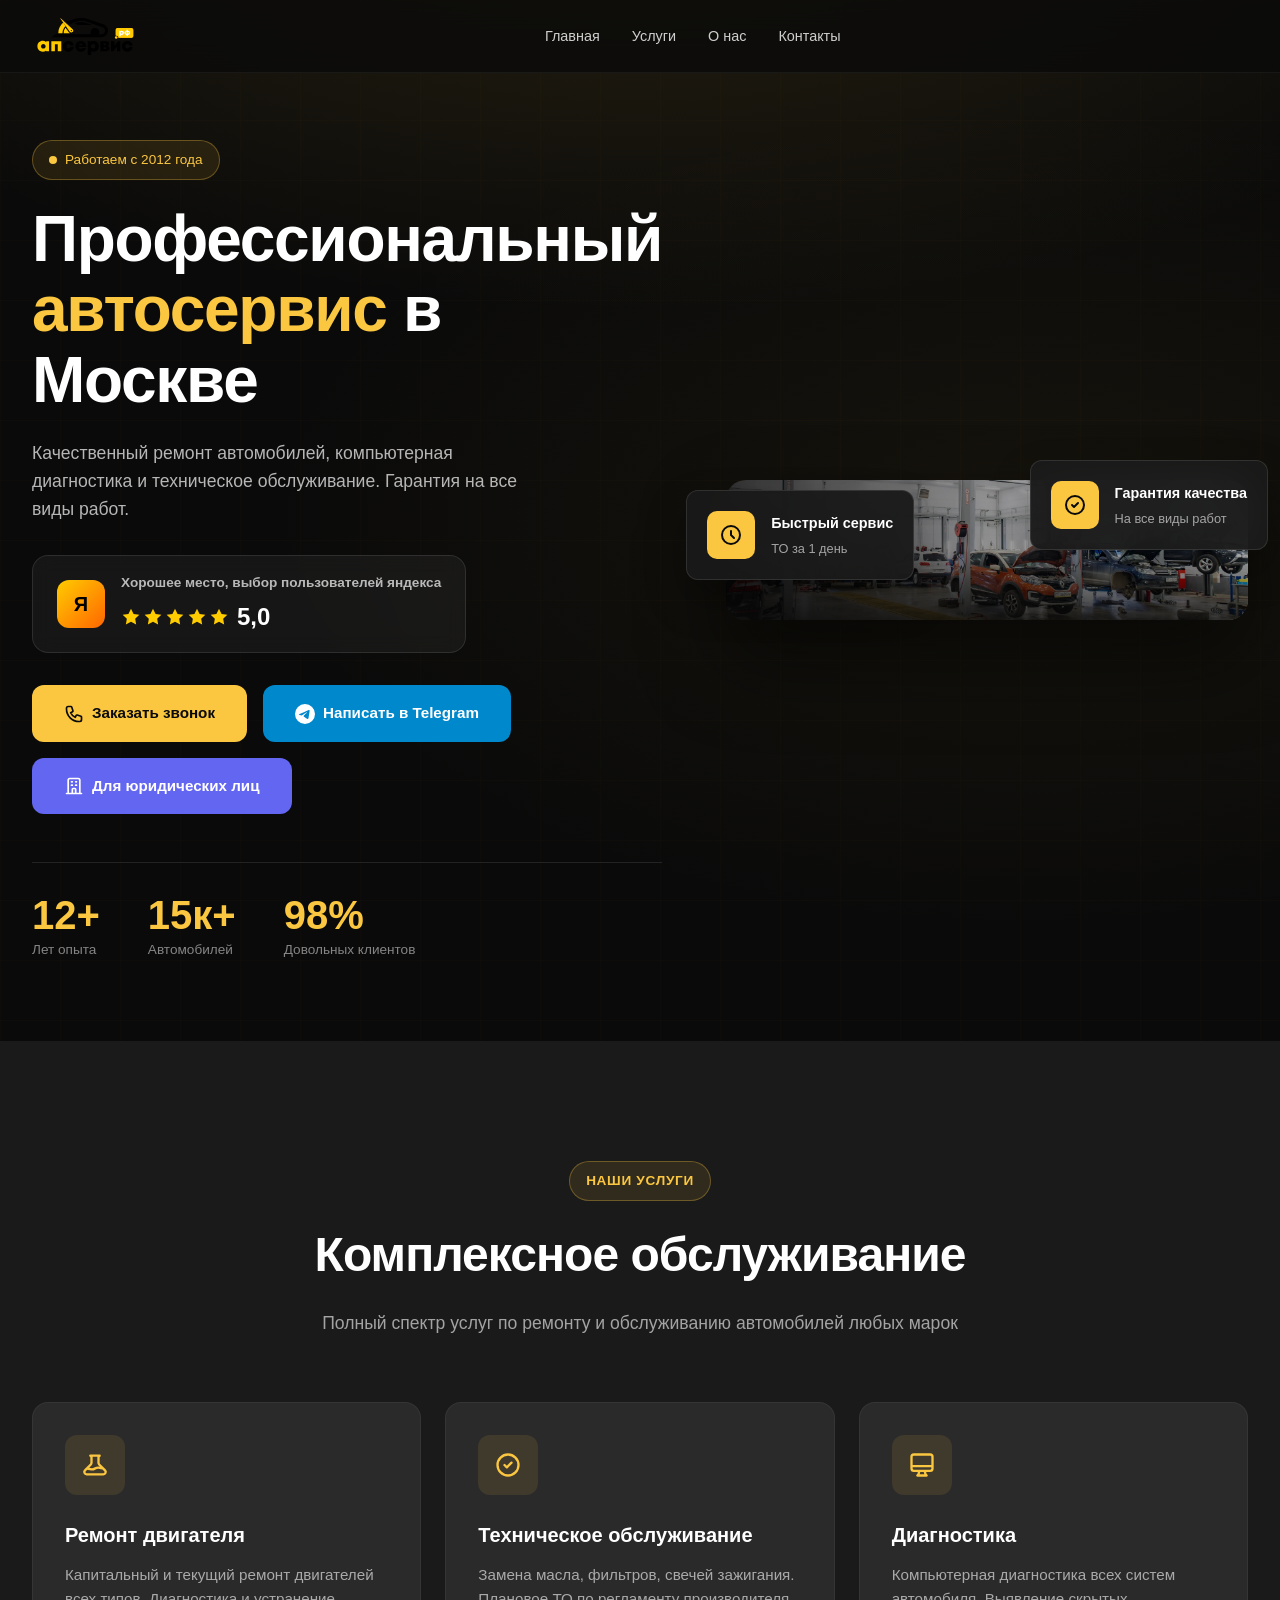
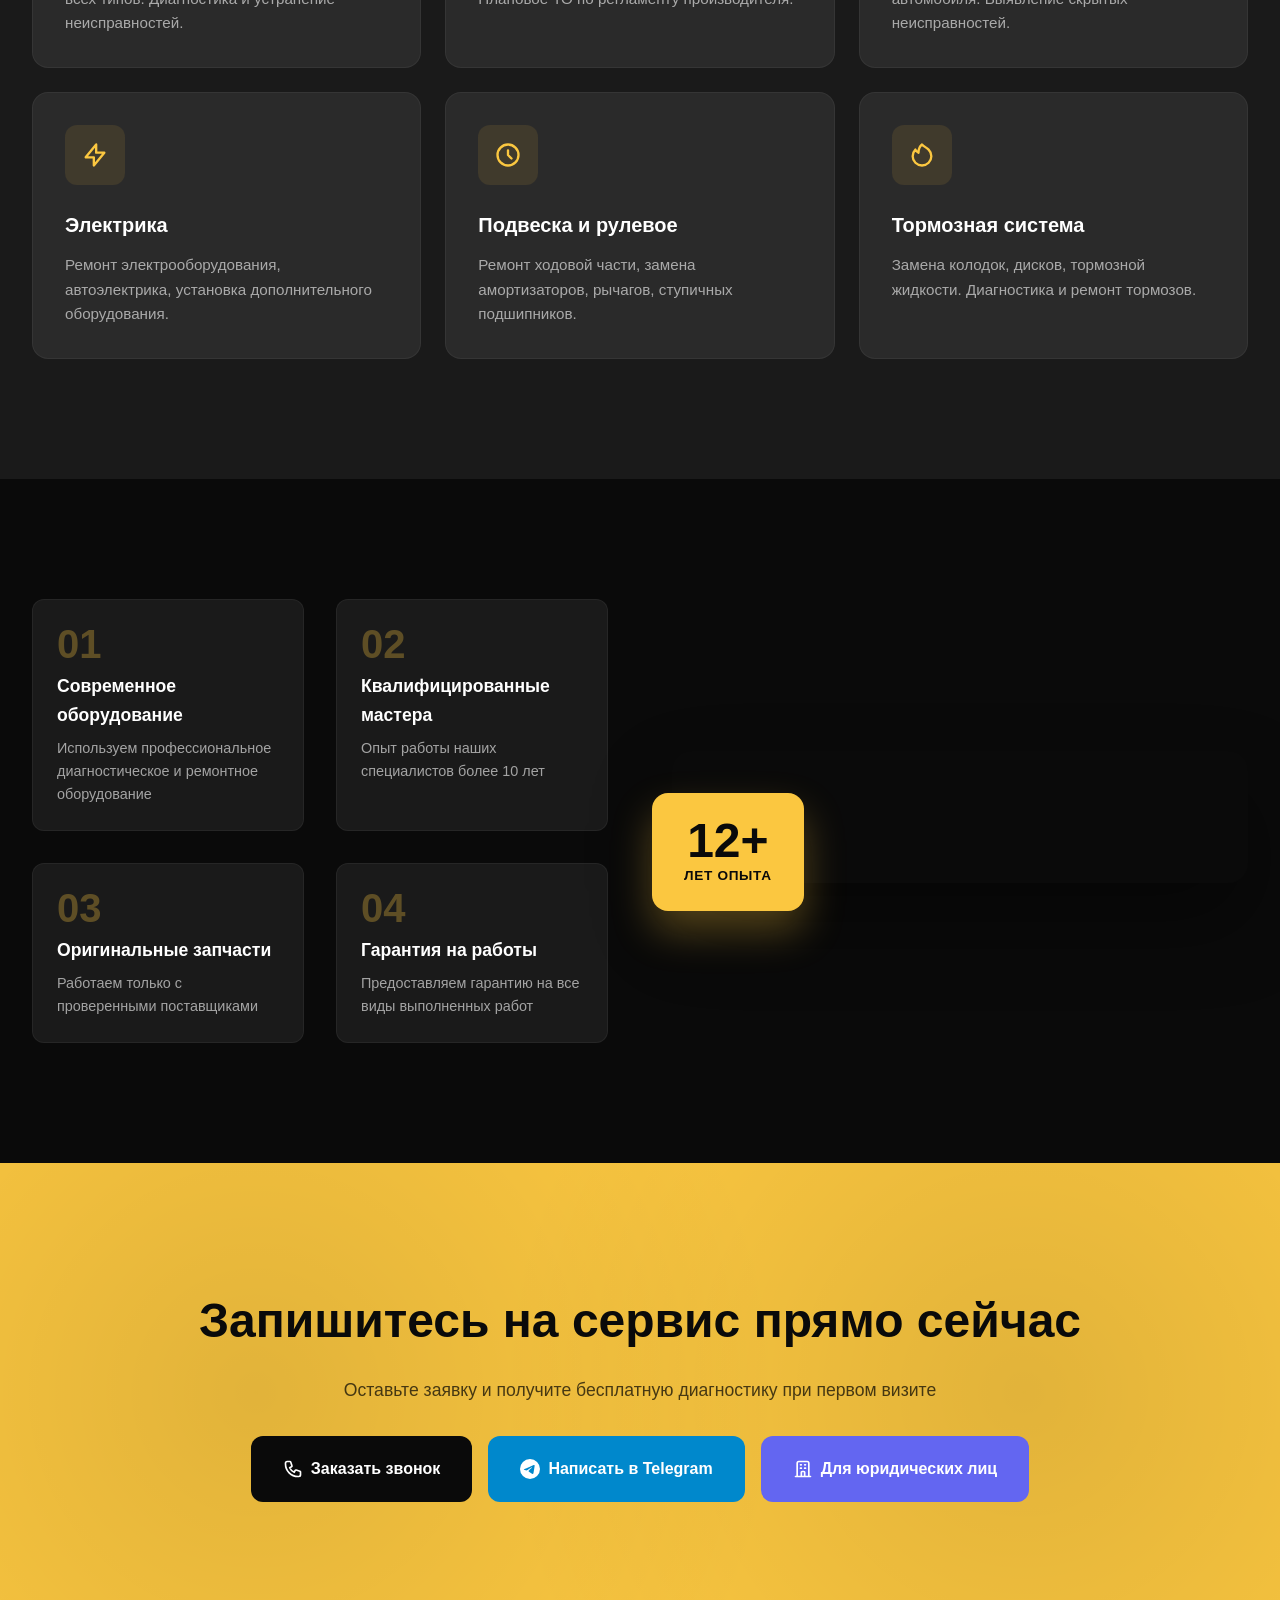
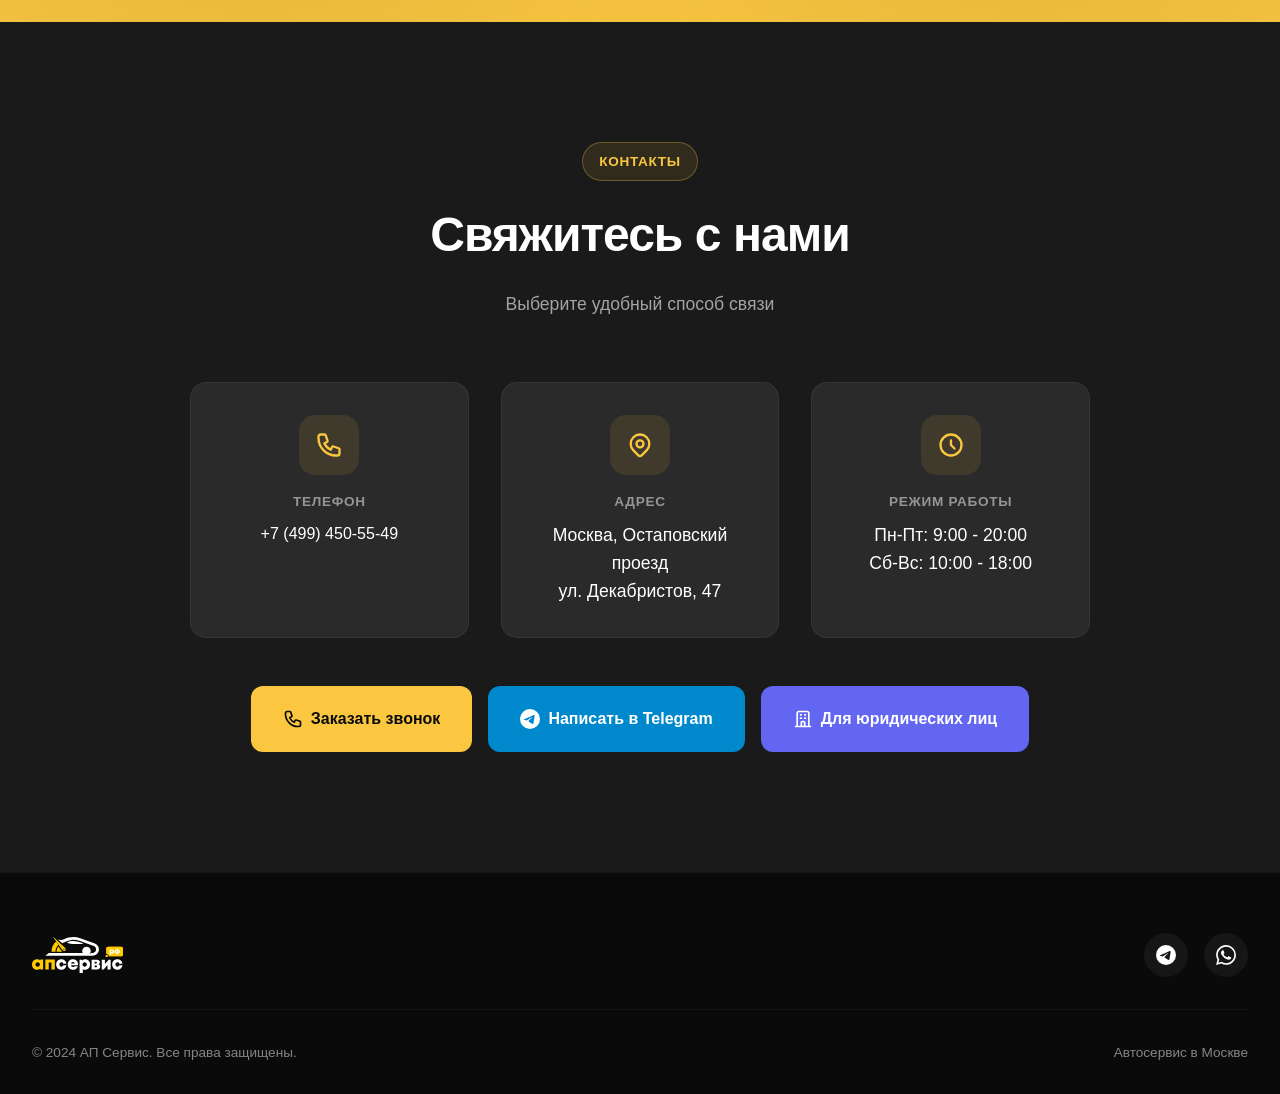
<file: serivce2/index.html>
<!DOCTYPE html>
<html lang="ru"><head><meta http-equiv="Content-Type" content="text/html; charset=UTF-8">
    
    <meta name="viewport" content="width=device-width, initial-scale=1.0">
    <title>АП Сервис — Автосервис Ильдара</title>
    <meta name="description" content="Профессиональный автосервис в Москве. Ремонт, диагностика и техническое обслуживание автомобилей. Остаповский проезд и Декабристов 47.">
    <link rel="preconnect" href="https://fonts.googleapis.com/">
    <link rel="preconnect" href="https://fonts.gstatic.com/" crossorigin="">
    <link href="https://jarkevithwlad.github.io/ap_sites/serivce2/images/css2" rel="stylesheet">
    <style>
        :root {
            --primary: #fbc740;
            --primary-dark: #e5b335;
            --dark: #0a0a0a;
            --dark-light: #1a1a1a;
            --gray: #2a2a2a;
            --light: #f5f5f5;
            --white: #ffffff;
            --text: #333333;
            --text-light: #666666;
            --transition: all 0.3s cubic-bezier(0.4, 0, 0.2, 1);
        }

        * {
            margin: 0;
            padding: 0;
            box-sizing: border-box;
        }

        html {
            scroll-behavior: smooth;
        }

        body {
            font-family: 'Inter', -apple-system, BlinkMacSystemFont, sans-serif;
            background: var(--dark);
            color: var(--white);
            line-height: 1.6;
            overflow-x: hidden;
        }

        /* Custom Scrollbar */
        ::-webkit-scrollbar {
            width: 8px;
        }
        ::-webkit-scrollbar-track {
            background: var(--dark);
        }
        ::-webkit-scrollbar-thumb {
            background: var(--primary);
            border-radius: 4px;
        }

        /* Navigation */
        .nav {
            position: fixed;
            top: 0;
            left: 0;
            right: 0;
            z-index: 1000;
            padding: 1rem 2rem;
            background: rgba(10, 10, 10, 0.8);
            backdrop-filter: blur(20px);
            border-bottom: 1px solid rgba(255,255,255,0.05);
            transition: var(--transition);
        }

        .nav.scrolled {
            padding: 0.75rem 2rem;
            background: rgba(10, 10, 10, 0.95);
        }

        .nav-container {
            max-width: 1400px;
            margin: 0 auto;
            display: flex;
            justify-content: space-between;
            align-items: center;
        }

        .logo {
            display: flex;
            align-items: center;
            gap: 0.75rem;
            text-decoration: none;
            color: var(--white);
        }

        .logo img {
            height: 40px;
            width: auto;
        }

        .nav-links {
            display: flex;
            gap: 2rem;
            list-style: none;
        }

        .nav-links a {
            color: var(--white);
            text-decoration: none;
            font-weight: 500;
            font-size: 0.9rem;
            position: relative;
            transition: var(--transition);
            opacity: 0.8;
        }

        .nav-links a:hover {
            opacity: 1;
            color: var(--primary);
        }

        .nav-links a::after {
            content: '';
            position: absolute;
            bottom: -4px;
            left: 0;
            width: 0;
            height: 2px;
            background: var(--primary);
            transition: var(--transition);
        }

        .nav-links a:hover::after {
            width: 100%;
        }

        .mobile-menu-btn {
            display: none;
            flex-direction: column;
            gap: 5px;
            background: none;
            border: none;
            cursor: pointer;
            padding: 5px;
        }

        .mobile-menu-btn span {
            width: 25px;
            height: 2px;
            background: var(--white);
            transition: var(--transition);
        }

        /* Hero Section */
        .hero {
            min-height: 100vh;
            display: flex;
            align-items: center;
            position: relative;
            overflow: hidden;
            padding: 140px 2rem 80px;
        }

        .hero-bg {
            position: absolute;
            inset: 0;
            background: 
                radial-gradient(ellipse 80% 50% at 50% -20%, rgba(251, 199, 64, 0.15), transparent),
                radial-gradient(ellipse 60% 40% at 80% 50%, rgba(251, 199, 64, 0.05), transparent),
                var(--dark);
        }

        .hero-grid {
            position: absolute;
            inset: 0;
            background-image: 
                linear-gradient(rgba(251, 199, 64, 0.03) 1px, transparent 1px),
                linear-gradient(90deg, rgba(251, 199, 64, 0.03) 1px, transparent 1px);
            background-size: 60px 60px;
            opacity: 0.5;
        }

        .hero-container {
            max-width: 1400px;
            margin: 0 auto;
            display: grid;
            grid-template-columns: 1fr 1fr;
            gap: 4rem;
            align-items: center;
            position: relative;
            z-index: 1;
        }

        .hero-content {
            animation: fadeInUp 1s ease-out;
        }

        .hero-badge {
            display: inline-flex;
            align-items: center;
            gap: 0.5rem;
            padding: 0.5rem 1rem;
            background: rgba(251, 199, 64, 0.1);
            border: 1px solid rgba(251, 199, 64, 0.3);
            border-radius: 50px;
            font-size: 0.85rem;
            font-weight: 500;
            color: var(--primary);
            margin-bottom: 1.5rem;
        }

        .hero-badge::before {
            content: '';
            width: 8px;
            height: 8px;
            background: var(--primary);
            border-radius: 50%;
            animation: pulse 2s infinite;
        }

        @keyframes pulse {
            0%, 100% { opacity: 1; }
            50% { opacity: 0.5; }
        }

        .hero h1 {
            font-size: clamp(2.5rem, 5vw, 4rem);
            font-weight: 800;
            line-height: 1.1;
            margin-bottom: 1.5rem;
            letter-spacing: -0.02em;
        }

        .hero h1 span {
            color: var(--primary);
            position: relative;
        }

        .hero-description {
            font-size: 1.1rem;
            color: rgba(255,255,255,0.7);
            max-width: 500px;
            margin-bottom: 2rem;
        }

        /* Yandex Rating Badge */
        .yandex-badge {
            display: inline-flex;
            align-items: center;
            gap: 1rem;
            background: rgba(255, 255, 255, 0.05);
            border: 1px solid rgba(255, 255, 255, 0.1);
            border-radius: 16px;
            padding: 1rem 1.5rem;
            margin-bottom: 2rem;
            backdrop-filter: blur(10px);
        }

        .yandex-icon {
            width: 48px;
            height: 48px;
            background: linear-gradient(135deg, #FFCC00, #FF6600);
            border-radius: 12px;
            display: flex;
            align-items: center;
            justify-content: center;
            font-weight: 800;
            font-size: 1.25rem;
            color: #000;
        }

        .yandex-info h4 {
            font-size: 0.85rem;
            font-weight: 600;
            color: rgba(255,255,255,0.7);
            margin-bottom: 0.25rem;
        }

        .yandex-rating {
            display: flex;
            align-items: center;
            gap: 0.5rem;
        }

        .yandex-rating .stars {
            display: flex;
            gap: 2px;
        }

        .yandex-rating .stars svg {
            width: 20px;
            height: 20px;
            fill: #FFCC00;
        }

        .yandex-rating .score {
            font-size: 1.5rem;
            font-weight: 800;
            color: var(--white);
        }

        .hero-buttons {
            display: flex;
            flex-wrap: wrap;
            gap: 1rem;
            margin-bottom: 2rem;
        }

        .btn {
            display: inline-flex;
            align-items: center;
            gap: 0.5rem;
            padding: 1rem 2rem;
            background: var(--primary);
            color: var(--dark);
            text-decoration: none;
            font-weight: 700;
            font-size: 0.95rem;
            border-radius: 12px;
            border: none;
            cursor: pointer;
            transition: var(--transition);
        }

        .btn:hover {
            background: var(--primary-dark);
            transform: translateY(-2px);
            box-shadow: 0 10px 30px rgba(251, 199, 64, 0.3);
        }

        .btn-outline {
            background: transparent;
            border: 2px solid rgba(255,255,255,0.3);
            color: var(--white);
        }

        .btn-outline:hover {
            background: var(--white);
            color: var(--dark);
            border-color: var(--white);
        }

        .btn-telegram {
            background: #0088cc;
            color: var(--white);
        }

        .btn-telegram:hover {
            background: #006699;
            box-shadow: 0 10px 30px rgba(0, 136, 204, 0.3);
        }

        .btn-corp {
            background: #6366f1;
            color: var(--white);
        }

        .btn-corp:hover {
            background: #4f46e5;
            box-shadow: 0 10px 30px rgba(99, 102, 241, 0.3);
        }

        .hero-stats {
            display: flex;
            gap: 3rem;
            margin-top: 3rem;
            padding-top: 2rem;
            border-top: 1px solid rgba(255,255,255,0.1);
        }

        .stat {
            display: flex;
            flex-direction: column;
        }

        .stat-value {
            font-size: 2.5rem;
            font-weight: 800;
            color: var(--primary);
            line-height: 1;
        }

        .stat-label {
            font-size: 0.85rem;
            color: rgba(255,255,255,0.5);
            margin-top: 0.25rem;
        }

        .hero-image {
            position: relative;
            animation: fadeIn 1.2s ease-out;
        }

        .hero-image-wrapper {
            position: relative;
            border-radius: 20px;
            overflow: hidden;
            box-shadow: 0 40px 80px rgba(0,0,0,0.5);
        }

        .hero-image-wrapper::before {
            content: '';
            position: absolute;
            inset: 0;
            background: linear-gradient(180deg, transparent 50%, rgba(10,10,10,0.8) 100%);
            z-index: 1;
        }

        .hero-image img {
            width: 100%;
            height: auto;
            display: block;
            transition: transform 0.7s ease;
        }

        .hero-image-wrapper:hover img {
            transform: scale(1.05);
        }

        .hero-float-card {
            position: absolute;
            background: rgba(26, 26, 26, 0.95);
            backdrop-filter: blur(20px);
            padding: 1.25rem;
            border-radius: 12px;
            border: 1px solid rgba(255,255,255,0.1);
            display: flex;
            align-items: center;
            gap: 1rem;
            box-shadow: 0 20px 40px rgba(0,0,0,0.3);
        }

        .hero-float-card.card-1 {
            top: -20px;
            right: -20px;
            z-index: 2;
            animation: float 3s ease-in-out infinite;
        }

        .hero-float-card.card-2 {
            bottom: 40px;
            left: -40px;
            z-index: 2;
            animation: float 3s ease-in-out infinite 0.5s;
        }

        @keyframes float {
            0%, 100% { transform: translateY(0); }
            50% { transform: translateY(-10px); }
        }

        .card-icon {
            width: 48px;
            height: 48px;
            background: var(--primary);
            border-radius: 10px;
            display: flex;
            align-items: center;
            justify-content: center;
            color: var(--dark);
        }

        .card-icon svg {
            width: 24px;
            height: 24px;
        }

        .card-content h4 {
            font-size: 0.9rem;
            font-weight: 600;
            margin-bottom: 0.25rem;
        }

        .card-content p {
            font-size: 0.8rem;
            color: rgba(255,255,255,0.6);
        }

        /* Services Section */
        .services {
            padding: 120px 2rem;
            background: var(--dark-light);
            position: relative;
        }

        .section-header {
            text-align: center;
            max-width: 700px;
            margin: 0 auto 4rem;
        }

        .section-label {
            display: inline-block;
            padding: 0.5rem 1rem;
            background: rgba(251, 199, 64, 0.1);
            border: 1px solid rgba(251, 199, 64, 0.3);
            border-radius: 50px;
            font-size: 0.85rem;
            font-weight: 600;
            color: var(--primary);
            margin-bottom: 1rem;
            text-transform: uppercase;
            letter-spacing: 0.05em;
        }

        .section-title {
            font-size: clamp(2rem, 4vw, 3rem);
            font-weight: 800;
            margin-bottom: 1rem;
            letter-spacing: -0.02em;
        }

        .section-description {
            color: rgba(255,255,255,0.6);
            font-size: 1.1rem;
        }

        .services-grid {
            max-width: 1400px;
            margin: 0 auto;
            display: grid;
            grid-template-columns: repeat(auto-fit, minmax(320px, 1fr));
            gap: 1.5rem;
        }

        .service-card {
            background: var(--gray);
            border-radius: 16px;
            padding: 2rem;
            border: 1px solid rgba(255,255,255,0.05);
            transition: var(--transition);
            position: relative;
            overflow: hidden;
            cursor: pointer;
        }

        .service-card::before {
            content: '';
            position: absolute;
            top: 0;
            left: 0;
            right: 0;
            height: 3px;
            background: var(--primary);
            transform: scaleX(0);
            transition: var(--transition);
        }

        .service-card:hover::before {
            transform: scaleX(1);
        }

        .service-card:hover {
            transform: translateY(-5px);
            border-color: rgba(251, 199, 64, 0.3);
            box-shadow: 0 20px 40px rgba(0,0,0,0.3);
        }

        .service-icon {
            width: 60px;
            height: 60px;
            background: rgba(251, 199, 64, 0.1);
            border-radius: 12px;
            display: flex;
            align-items: center;
            justify-content: center;
            margin-bottom: 1.5rem;
            transition: var(--transition);
        }

        .service-card:hover .service-icon {
            background: var(--primary);
        }

        .service-icon svg {
            width: 28px;
            height: 28px;
            color: var(--primary);
            transition: var(--transition);
        }

        .service-card:hover .service-icon svg {
            color: var(--dark);
        }

        .service-card h3 {
            font-size: 1.25rem;
            font-weight: 700;
            margin-bottom: 0.75rem;
        }

        .service-card p {
            color: rgba(255,255,255,0.6);
            font-size: 0.95rem;
            line-height: 1.6;
        }

        /* Advantages Section */
        .advantages {
            padding: 120px 2rem;
            background: var(--dark);
            position: relative;
        }

        .advantages-container {
            max-width: 1400px;
            margin: 0 auto;
            display: grid;
            grid-template-columns: 1fr 1fr;
            gap: 4rem;
            align-items: center;
        }

        .advantages-content {
            display: grid;
            grid-template-columns: 1fr 1fr;
            gap: 2rem;
        }

        .advantage-item {
            padding: 1.5rem;
            background: var(--dark-light);
            border-radius: 12px;
            border: 1px solid rgba(255,255,255,0.05);
            transition: var(--transition);
        }

        .advantage-item:hover {
            border-color: rgba(251, 199, 64, 0.3);
            transform: translateY(-3px);
        }

        .advantage-number {
            font-size: 2.5rem;
            font-weight: 800;
            color: var(--primary);
            opacity: 0.3;
            line-height: 1;
            margin-bottom: 0.5rem;
        }

        .advantage-item h4 {
            font-size: 1.1rem;
            font-weight: 600;
            margin-bottom: 0.5rem;
        }

        .advantage-item p {
            font-size: 0.9rem;
            color: rgba(255,255,255,0.6);
        }

        .advantages-image {
            position: relative;
        }

        .advantages-image img {
            width: 100%;
            border-radius: 20px;
            box-shadow: 0 40px 80px rgba(0,0,0,0.4);
        }

        .experience-badge {
            position: absolute;
            bottom: -20px;
            left: -20px;
            background: var(--primary);
            color: var(--dark);
            padding: 1.5rem 2rem;
            border-radius: 16px;
            text-align: center;
            box-shadow: 0 20px 40px rgba(251, 199, 64, 0.3);
        }

        .experience-badge .years {
            font-size: 3rem;
            font-weight: 800;
            line-height: 1;
        }

        .experience-badge .text {
            font-size: 0.85rem;
            font-weight: 600;
            text-transform: uppercase;
            letter-spacing: 0.05em;
        }

        /* CTA Section */
        .cta {
            padding: 120px 2rem;
            background: var(--primary);
            position: relative;
            overflow: hidden;
        }

        .cta-bg {
            position: absolute;
            inset: 0;
            background: 
                radial-gradient(circle at 20% 50%, rgba(0,0,0,0.1) 0%, transparent 50%),
                radial-gradient(circle at 80% 50%, rgba(0,0,0,0.1) 0%, transparent 50%);
        }

        .cta-container {
            max-width: 1000px;
            margin: 0 auto;
            text-align: center;
            position: relative;
            z-index: 1;
        }

        .cta h2 {
            font-size: clamp(2rem, 4vw, 3rem);
            font-weight: 800;
            color: var(--dark);
            margin-bottom: 1rem;
        }

        .cta p {
            color: rgba(0,0,0,0.7);
            font-size: 1.1rem;
            max-width: 600px;
            margin: 0 auto 2rem;
        }

        .btn-dark {
            background: var(--dark);
            color: var(--white);
        }

        .btn-dark:hover {
            background: var(--dark-light);
            box-shadow: 0 10px 30px rgba(0,0,0,0.3);
        }

        /* Contact Section - New Design with Buttons */
        .contact {
            padding: 120px 2rem;
            background: var(--dark-light);
        }

        .contact-container {
            max-width: 900px;
            margin: 0 auto;
            text-align: center;
        }

        .contact-info-grid {
            display: grid;
            grid-template-columns: repeat(auto-fit, minmax(250px, 1fr));
            gap: 2rem;
            margin-bottom: 3rem;
        }

        .contact-info-card {
            background: var(--gray);
            padding: 2rem;
            border-radius: 16px;
            border: 1px solid rgba(255,255,255,0.05);
            text-align: center;
            transition: var(--transition);
        }

        .contact-info-card:hover {
            border-color: rgba(251, 199, 64, 0.3);
            transform: translateY(-5px);
        }

        .contact-info-card .icon {
            width: 60px;
            height: 60px;
            background: rgba(251, 199, 64, 0.1);
            border-radius: 16px;
            display: flex;
            align-items: center;
            justify-content: center;
            margin: 0 auto 1rem;
        }

        .contact-info-card .icon svg {
            width: 28px;
            height: 28px;
            color: var(--primary);
        }

        .contact-info-card h4 {
            font-size: 0.85rem;
            font-weight: 600;
            color: rgba(255,255,255,0.5);
            text-transform: uppercase;
            letter-spacing: 0.05em;
            margin-bottom: 0.5rem;
        }

        .contact-info-card p {
            font-size: 1.1rem;
            color: var(--white);
        }

        .contact-info-card a {
            color: var(--white);
            text-decoration: none;
            transition: var(--transition);
        }

        .contact-info-card a:hover {
            color: var(--primary);
        }

        .contact-buttons {
            display: flex;
            flex-wrap: wrap;
            justify-content: center;
            gap: 1rem;
            margin-top: 2rem;
        }

        .contact-buttons .btn {
            padding: 1.25rem 2rem;
            font-size: 1rem;
        }

        /* Footer */
        .footer {
            padding: 60px 2rem 30px;
            background: var(--dark);
            border-top: 1px solid rgba(255,255,255,0.05);
        }

        .footer-container {
            max-width: 1400px;
            margin: 0 auto;
        }

        .footer-top {
            display: flex;
            justify-content: space-between;
            align-items: center;
            padding-bottom: 2rem;
            border-bottom: 1px solid rgba(255,255,255,0.05);
            margin-bottom: 2rem;
        }

        .footer-logo {
            display: flex;
            align-items: center;
            gap: 0.75rem;
            text-decoration: none;
            color: var(--white);
        }

        .footer-logo img {
            height: 36px;
        }

        .footer-social {
            display: flex;
            gap: 1rem;
        }

        .social-link {
            width: 44px;
            height: 44px;
            background: rgba(255,255,255,0.05);
            border-radius: 50%;
            display: flex;
            align-items: center;
            justify-content: center;
            color: var(--white);
            text-decoration: none;
            transition: var(--transition);
        }

        .social-link:hover {
            background: var(--primary);
            color: var(--dark);
            transform: translateY(-3px);
        }

        .footer-bottom {
            display: flex;
            justify-content: space-between;
            align-items: center;
            flex-wrap: wrap;
            gap: 1rem;
            font-size: 0.85rem;
            color: rgba(255,255,255,0.5);
        }

        .footer-bottom a {
            color: rgba(255,255,255,0.5);
            text-decoration: none;
            transition: var(--transition);
        }

        .footer-bottom a:hover {
            color: var(--primary);
        }

        /* Back to Top Button */
        .back-to-top {
            position: fixed;
            bottom: 30px;
            right: 30px;
            width: 50px;
            height: 50px;
            background: var(--primary);
            border-radius: 50%;
            display: flex;
            align-items: center;
            justify-content: center;
            color: var(--dark);
            text-decoration: none;
            opacity: 0;
            visibility: hidden;
            transform: translateY(20px);
            transition: var(--transition);
            box-shadow: 0 4px 15px rgba(251, 199, 64, 0.4);
            z-index: 999;
        }

        .back-to-top.visible {
            opacity: 1;
            visibility: visible;
            transform: translateY(0);
        }

        .back-to-top:hover {
            background: var(--primary-dark);
            transform: translateY(-3px);
            box-shadow: 0 6px 20px rgba(251, 199, 64, 0.5);
        }

        .back-to-top svg {
            width: 24px;
            height: 24px;
        }

        /* Animations */
        @keyframes fadeIn {
            from { opacity: 0; }
            to { opacity: 1; }
        }

        @keyframes fadeInUp {
            from {
                opacity: 0;
                transform: translateY(30px);
            }
            to {
                opacity: 1;
                transform: translateY(0);
            }
        }

        /* Responsive */
        @media (max-width: 1024px) {
            .hero-container,
            .advantages-container {
                grid-template-columns: 1fr;
            }

            .hero {
                padding-top: 140px;
            }

            .hero-image {
                order: -1;
            }

            .advantages-content {
                order: 1;
            }

            .nav-links {
                display: none;
            }

            .mobile-menu-btn {
                display: flex;
            }
        }

        @media (max-width: 768px) {
            .advantages-content {
                grid-template-columns: 1fr;
            }

            .hero-stats {
                flex-direction: column;
                gap: 1.5rem;
            }

            .hero-float-card {
                display: none;
            }

            .hero-buttons {
                flex-direction: column;
            }

            .hero-buttons .btn {
                width: 100%;
                justify-content: center;
            }

            .contact-buttons {
                flex-direction: column;
            }

            .contact-buttons .btn {
                width: 100%;
            }

            .yandex-badge {
                flex-direction: column;
                text-align: center;
            }

            .footer-top {
                flex-direction: column;
                gap: 1.5rem;
                text-align: center;
            }

            .experience-badge {
                position: relative;
                bottom: auto;
                left: auto;
                margin-top: 1rem;
            }
        }

        /* Mobile Menu */
        .mobile-menu {
            position: fixed;
            inset: 0;
            background: var(--dark);
            z-index: 999;
            display: flex;
            flex-direction: column;
            justify-content: center;
            align-items: center;
            gap: 2rem;
            transform: translateX(100%);
            transition: var(--transition);
        }

        .mobile-menu.active {
            transform: translateX(0);
        }

        .mobile-menu a {
            color: var(--white);
            text-decoration: none;
            font-size: 1.5rem;
            font-weight: 600;
        }

        .mobile-menu-close {
            position: absolute;
            top: 1.5rem;
            right: 1.5rem;
            background: none;
            border: none;
            color: var(--white);
            font-size: 2rem;
            cursor: pointer;
        }
    </style>
</head>
<body>
    <!-- Navigation -->
    <nav class="nav">
        <div class="nav-container">
            <a href="" class="logo" onclick="scrollToTop(event)">
                <img src="https://jarkevithwlad.github.io/ap_sites/serivce2/images/logonew24.svg" alt="АП Сервис">
            </a>
            <ul class="nav-links">
                <li><a href="https://jarkevithwlad.github.io/ap_sites/serivce2/index.html#" onclick="scrollToTop(event)">Главная</a></li>
                <li><a href="https://jarkevithwlad.github.io/ap_sites/serivce2/index.html#services">Услуги</a></li>
                <li><a href="https://jarkevithwlad.github.io/ap_sites/serivce2/index.html#advantages">О нас</a></li>
                <li><a href="https://jarkevithwlad.github.io/ap_sites/serivce2/index.html#contact">Контакты</a></li>
            </ul>
            <div class="nav-cta">
                <button class="mobile-menu-btn" onclick="toggleMenu()">
                    <span></span>
                    <span></span>
                    <span></span>
                </button>
            </div>
        </div>
    </nav>

    <!-- Mobile Menu -->
    <div class="mobile-menu" id="mobileMenu">
        <button class="mobile-menu-close" onclick="toggleMenu()">×</button>
        <a href="https://jarkevithwlad.github.io/ap_sites/serivce2/index.html#" onclick="scrollToTop(event); toggleMenu()">Главная</a>
        <a href="https://jarkevithwlad.github.io/ap_sites/serivce2/index.html#services" onclick="toggleMenu()">Услуги</a>
        <a href="https://jarkevithwlad.github.io/ap_sites/serivce2/index.html#advantages" onclick="toggleMenu()">О нас</a>
        <a href="https://jarkevithwlad.github.io/ap_sites/serivce2/index.html#contact" onclick="toggleMenu()">Контакты</a>
    </div>

    <!-- Hero Section -->
    <section class="hero">
        <div class="hero-bg"></div>
        <div class="hero-grid"></div>
        <div class="hero-container">
            <div class="hero-content">
                <div class="hero-badge">Работаем с 2012 года</div>
                <h1>Профессиональный <span>автосервис</span> в Москве</h1>
                <p class="hero-description">Качественный ремонт автомобилей, компьютерная диагностика и техническое обслуживание. Гарантия на все виды работ.</p>
                
                <!-- Yandex Rating Badge -->
                <div class="yandex-badge">
                    <div class="yandex-icon">Я</div>
                    <div class="yandex-info">
                        <h4>Хорошее место, выбор пользователей яндекса</h4>
                        <div class="yandex-rating">
                            <div class="stars">
                                <svg viewBox="0 0 24 24"><path d="M12 2l3.09 6.26L22 9.27l-5 4.87 1.18 6.88L12 17.77l-6.18 3.25L7 14.14 2 9.27l6.91-1.01L12 2z"></path></svg>
                                <svg viewBox="0 0 24 24"><path d="M12 2l3.09 6.26L22 9.27l-5 4.87 1.18 6.88L12 17.77l-6.18 3.25L7 14.14 2 9.27l6.91-1.01L12 2z"></path></svg>
                                <svg viewBox="0 0 24 24"><path d="M12 2l3.09 6.26L22 9.27l-5 4.87 1.18 6.88L12 17.77l-6.18 3.25L7 14.14 2 9.27l6.91-1.01L12 2z"></path></svg>
                                <svg viewBox="0 0 24 24"><path d="M12 2l3.09 6.26L22 9.27l-5 4.87 1.18 6.88L12 17.77l-6.18 3.25L7 14.14 2 9.27l6.91-1.01L12 2z"></path></svg>
                                <svg viewBox="0 0 24 24"><path d="M12 2l3.09 6.26L22 9.27l-5 4.87 1.18 6.88L12 17.77l-6.18 3.25L7 14.14 2 9.27l6.91-1.01L12 2z"></path></svg>
                            </div>
                            <span class="score">5,0</span>
                        </div>
                    </div>
                </div>

                <div class="hero-buttons">
                    <a href="tel:+74994505549" class="btn">
                        <svg width="20" height="20" fill="none" viewBox="0 0 24 24" stroke="currentColor" stroke-width="2"><path stroke-linecap="round" stroke-linejoin="round" d="M3 5a2 2 0 012-2h3.28a1 1 0 01.948.684l1.498 4.493a1 1 0 01-.502 1.21l-2.257 1.13a11.042 11.042 0 005.516 5.516l1.13-2.257a1 1 0 011.21-.502l4.493 1.498a1 1 0 01.684.949V19a2 2 0 01-2 2h-1C9.716 21 3 14.284 3 6V5z"></path></svg>
                        Заказать звонок
                    </a>
                    <a href="https://t.me/%2B79891803266" target="_blank" class="btn btn-telegram">
                        <svg width="20" height="20" viewBox="0 0 24 24" fill="currentColor"><path d="M11.944 0A12 12 0 0 0 0 12a12 12 0 0 0 12 12 12 12 0 0 0 12-12A12 12 0 0 0 12 0a12 12 0 0 0-.056 0zm4.962 7.224c.1-.002.321.023.465.14a.506.506 0 0 1 .171.325c.016.093.036.306.02.472-.18 1.898-.962 6.502-1.36 8.627-.168.9-.499 1.201-.82 1.23-.696.065-1.225-.46-1.9-.902-1.056-.693-1.653-1.123-2.678-1.8-1.185-.78-.417-1.21.258-1.91.177-.184 3.247-2.977 3.307-3.23.007-.032.014-.15-.056-.212s-.174-.041-.249-.024c-.106.024-1.793 1.14-5.061 3.345-.48.33-.913.49-1.302.48-.428-.008-1.252-.241-1.865-.44-.752-.245-1.349-.374-1.297-.789.027-.216.325-.437.893-.663 3.498-1.524 5.83-2.529 6.998-3.014 3.332-1.386 4.025-1.627 4.476-1.635z"></path></svg>
                        Написать в Telegram
                    </a>
                    <a href="https://jarkevithwlad.github.io/ap_sites/serivce2/index.html#" class="btn btn-corp">
                        <svg width="20" height="20" fill="none" viewBox="0 0 24 24" stroke="currentColor" stroke-width="2"><path stroke-linecap="round" stroke-linejoin="round" d="M19 21V5a2 2 0 00-2-2H7a2 2 0 00-2 2v16m14 0h2m-2 0h-5m-9 0H3m2 0h5M9 7h1m-1 4h1m4-4h1m-1 4h1m-5 10v-5a1 1 0 011-1h2a1 1 0 011 1v5m-4 0h4"></path></svg>
                        Для юридических лиц
                    </a>
                </div>

                <div class="hero-stats">
                    <div class="stat">
                        <span class="stat-value">12+</span>
                        <span class="stat-label">Лет опыта</span>
                    </div>
                    <div class="stat">
                        <span class="stat-value">15к+</span>
                        <span class="stat-label">Автомобилей</span>
                    </div>
                    <div class="stat">
                        <span class="stat-value">98%</span>
                        <span class="stat-label">Довольных клиентов</span>
                    </div>
                </div>
            </div>
            <div class="hero-image">
                <div class="hero-image-wrapper">
                    <img src="https://jarkevithwlad.github.io/ap_sites/serivce2/images/DSCF3288--_-3.png.webp" alt="Автосервис">
                </div>
                <div class="hero-float-card card-1">
                    <div class="card-icon">
                        <svg fill="none" viewBox="0 0 24 24" stroke="currentColor"><path stroke-linecap="round" stroke-linejoin="round" stroke-width="2" d="M9 12l2 2 4-4m6 2a9 9 0 11-18 0 9 9 0 0118 0z"></path></svg>
                    </div>
                    <div class="card-content">
                        <h4>Гарантия качества</h4>
                        <p>На все виды работ</p>
                    </div>
                </div>
                <div class="hero-float-card card-2">
                    <div class="card-icon">
                        <svg fill="none" viewBox="0 0 24 24" stroke="currentColor"><path stroke-linecap="round" stroke-linejoin="round" stroke-width="2" d="M12 8v4l3 3m6-3a9 9 0 11-18 0 9 9 0 0118 0z"></path></svg>
                    </div>
                    <div class="card-content">
                        <h4>Быстрый сервис</h4>
                        <p>ТО за 1 день</p>
                    </div>
                </div>
            </div>
        </div>
    </section>

    <!-- Services Section -->
    <section class="services" id="services">
        <div class="section-header">
            <span class="section-label">Наши услуги</span>
            <h2 class="section-title">Комплексное обслуживание</h2>
            <p class="section-description">Полный спектр услуг по ремонту и обслуживанию автомобилей любых марок</p>
        </div>
        <div class="services-grid">
            <div class="service-card" style="opacity: 1; transform: translateY(0px); transition: 0.6s;">
                <div class="service-icon">
                    <svg fill="none" viewBox="0 0 24 24" stroke="currentColor"><path stroke-linecap="round" stroke-linejoin="round" stroke-width="2" d="M19.428 15.428a2 2 0 00-1.022-.547l-2.384-.477a6 6 0 00-3.86.517l-.318.158a6 6 0 01-3.86.517L6.05 15.21a2 2 0 00-1.806.547M8 4h8l-1 1v5.172a2 2 0 00.586 1.414l5 5c1.26 1.26.367 3.414-1.415 3.414H4.828c-1.782 0-2.674-2.154-1.414-3.414l5-5A2 2 0 009 10.172V5L8 4z"></path></svg>
                </div>
                <h3>Ремонт двигателя</h3>
                <p>Капитальный и текущий ремонт двигателей всех типов. Диагностика и устранение неисправностей.</p>
            </div>
            <div class="service-card" style="opacity: 1; transform: translateY(0px); transition: 0.6s;">
                <div class="service-icon">
                    <svg fill="none" viewBox="0 0 24 24" stroke="currentColor"><path stroke-linecap="round" stroke-linejoin="round" stroke-width="2" d="M9 12l2 2 4-4m6 2a9 9 0 11-18 0 9 9 0 0118 0z"></path></svg>
                </div>
                <h3>Техническое обслуживание</h3>
                <p>Замена масла, фильтров, свечей зажигания. Плановое ТО по регламенту производителя.</p>
            </div>
            <div class="service-card" style="opacity: 1; transform: translateY(0px); transition: 0.6s;">
                <div class="service-icon">
                    <svg fill="none" viewBox="0 0 24 24" stroke="currentColor"><path stroke-linecap="round" stroke-linejoin="round" stroke-width="2" d="M9.75 17L9 20l-1 1h8l-1-1-.75-3M3 13h18M5 17h14a2 2 0 002-2V5a2 2 0 00-2-2H5a2 2 0 00-2 2v10a2 2 0 002 2z"></path></svg>
                </div>
                <h3>Диагностика</h3>
                <p>Компьютерная диагностика всех систем автомобиля. Выявление скрытых неисправностей.</p>
            </div>
            <div class="service-card" style="opacity: 1; transform: translateY(0px); transition: 0.6s;">
                <div class="service-icon">
                    <svg fill="none" viewBox="0 0 24 24" stroke="currentColor"><path stroke-linecap="round" stroke-linejoin="round" stroke-width="2" d="M13 10V3L4 14h7v7l9-11h-7z"></path></svg>
                </div>
                <h3>Электрика</h3>
                <p>Ремонт электрооборудования, автоэлектрика, установка дополнительного оборудования.</p>
            </div>
            <div class="service-card" style="opacity: 1; transform: translateY(0px); transition: 0.6s;">
                <div class="service-icon">
                    <svg fill="none" viewBox="0 0 24 24" stroke="currentColor"><path stroke-linecap="round" stroke-linejoin="round" stroke-width="2" d="M12 8v4l3 3m6-3a9 9 0 11-18 0 9 9 0 0118 0z"></path></svg>
                </div>
                <h3>Подвеска и рулевое</h3>
                <p>Ремонт ходовой части, замена амортизаторов, рычагов, ступичных подшипников.</p>
            </div>
            <div class="service-card" style="opacity: 1; transform: translateY(0px); transition: 0.6s;">
                <div class="service-icon">
                    <svg fill="none" viewBox="0 0 24 24" stroke="currentColor"><path stroke-linecap="round" stroke-linejoin="round" stroke-width="2" d="M17.657 18.657A8 8 0 016.343 7.343S7 9 9 10c0-2 .5-5 2.986-7C14 5 16.09 5.777 17.656 7.343A7.975 7.975 0 0120 13a7.975 7.975 0 01-2.343 5.657z"></path></svg>
                </div>
                <h3>Тормозная система</h3>
                <p>Замена колодок, дисков, тормозной жидкости. Диагностика и ремонт тормозов.</p>
            </div>
        </div>
    </section>

    <!-- Advantages Section -->
    <section class="advantages" id="advantages">
        <div class="advantages-container">
            <div class="advantages-content">
                <div class="advantage-item" style="opacity: 1; transform: translateY(0px); transition: 0.6s;">
                    <div class="advantage-number">01</div>
                    <h4>Современное оборудование</h4>
                    <p>Используем профессиональное диагностическое и ремонтное оборудование</p>
                </div>
                <div class="advantage-item" style="opacity: 1; transform: translateY(0px); transition: 0.6s;">
                    <div class="advantage-number">02</div>
                    <h4>Квалифицированные мастера</h4>
                    <p>Опыт работы наших специалистов более 10 лет</p>
                </div>
                <div class="advantage-item" style="opacity: 1; transform: translateY(0px); transition: 0.6s;">
                    <div class="advantage-number">03</div>
                    <h4>Оригинальные запчасти</h4>
                    <p>Работаем только с проверенными поставщиками</p>
                </div>
                <div class="advantage-item" style="opacity: 1; transform: translateY(0px); transition: 0.6s;">
                    <div class="advantage-number">04</div>
                    <h4>Гарантия на работы</h4>
                    <p>Предоставляем гарантию на все виды выполненных работ</p>
                </div>
            </div>
            <div class="advantages-image">
                <img src="https://jarkevithwlad.github.io/ap_sites/serivce2/images//photo.jpg" alt="Наша команда">
                <div class="experience-badge">
                    <div class="years">12+</div>
                    <div class="text">Лет опыта</div>
                </div>
            </div>
        </div>
    </section>

    <!-- CTA Section -->
    <section class="cta">
        <div class="cta-bg"></div>
        <div class="cta-container">
            <h2>Запишитесь на сервис прямо сейчас</h2>
            <p>Оставьте заявку и получите бесплатную диагностику при первом визите</p>
            <div class="contact-buttons" style="margin-top: 1rem;">
                <a href="tel:+74994505549" class="btn btn-dark">
                    <svg width="20" height="20" fill="none" viewBox="0 0 24 24" stroke="currentColor" stroke-width="2"><path stroke-linecap="round" stroke-linejoin="round" d="M3 5a2 2 0 012-2h3.28a1 1 0 01.948.684l1.498 4.493a1 1 0 01-.502 1.21l-2.257 1.13a11.042 11.042 0 005.516 5.516l1.13-2.257a1 1 0 011.21-.502l4.493 1.498a1 1 0 01.684.949V19a2 2 0 01-2 2h-1C9.716 21 3 14.284 3 6V5z"></path></svg>
                    Заказать звонок
                </a>
                <a href="https://t.me/%2B79891803266" target="_blank" class="btn btn-telegram">
                    <svg width="20" height="20" viewBox="0 0 24 24" fill="currentColor"><path d="M11.944 0A12 12 0 0 0 0 12a12 12 0 0 0 12 12 12 12 0 0 0 12-12A12 12 0 0 0 12 0a12 12 0 0 0-.056 0zm4.962 7.224c.1-.002.321.023.465.14a.506.506 0 0 1 .171.325c.016.093.036.306.02.472-.18 1.898-.962 6.502-1.36 8.627-.168.9-.499 1.201-.82 1.23-.696.065-1.225-.46-1.9-.902-1.056-.693-1.653-1.123-2.678-1.8-1.185-.78-.417-1.21.258-1.91.177-.184 3.247-2.977 3.307-3.23.007-.032.014-.15-.056-.212s-.174-.041-.249-.024c-.106.024-1.793 1.14-5.061 3.345-.48.33-.913.49-1.302.48-.428-.008-1.252-.241-1.865-.44-.752-.245-1.349-.374-1.297-.789.027-.216.325-.437.893-.663 3.498-1.524 5.83-2.529 6.998-3.014 3.332-1.386 4.025-1.627 4.476-1.635z"></path></svg>
                    Написать в Telegram
                </a>
                <a href="https://jarkevithwlad.github.io/ap_sites/serivce2/index.html#" class="btn btn-corp">
                    <svg width="20" height="20" fill="none" viewBox="0 0 24 24" stroke="currentColor" stroke-width="2"><path stroke-linecap="round" stroke-linejoin="round" d="M19 21V5a2 2 0 00-2-2H7a2 2 0 00-2 2v16m14 0h2m-2 0h-5m-9 0H3m2 0h5M9 7h1m-1 4h1m4-4h1m-1 4h1m-5 10v-5a1 1 0 011-1h2a1 1 0 011 1v5m-4 0h4"></path></svg>
                    Для юридических лиц
                </a>
            </div>
        </div>
    </section>

    <!-- Contact Section -->
    <section class="contact" id="contact">
        <div class="section-header">
            <span class="section-label">Контакты</span>
            <h2 class="section-title">Свяжитесь с нами</h2>
            <p class="section-description">Выберите удобный способ связи</p>
        </div>
        <div class="contact-container">
            <div class="contact-info-grid">
                <div class="contact-info-card" style="opacity: 1; transform: translateY(0px); transition: 0.6s;">
                    <div class="icon">
                        <svg fill="none" viewBox="0 0 24 24" stroke="currentColor"><path stroke-linecap="round" stroke-linejoin="round" stroke-width="2" d="M3 5a2 2 0 012-2h3.28a1 1 0 01.948.684l1.498 4.493a1 1 0 01-.502 1.21l-2.257 1.13a11.042 11.042 0 005.516 5.516l1.13-2.257a1 1 0 011.21-.502l4.493 1.498a1 1 0 01.684.949V19a2 2 0 01-2 2h-1C9.716 21 3 14.284 3 6V5z"></path></svg>
                    </div>
                    <h4>Телефон</h4>
                    <a href="tel:+74994505549">+7 (499) 450-55-49</a>
                </div>
                <div class="contact-info-card" style="opacity: 1; transform: translateY(0px); transition: 0.6s;">
                    <div class="icon">
                        <svg fill="none" viewBox="0 0 24 24" stroke="currentColor"><path stroke-linecap="round" stroke-linejoin="round" stroke-width="2" d="M17.657 16.657L13.414 20.9a1.998 1.998 0 01-2.827 0l-4.244-4.243a8 8 0 1111.314 0z"></path><path stroke-linecap="round" stroke-linejoin="round" stroke-width="2" d="M15 11a3 3 0 11-6 0 3 3 0 016 0z"></path></svg>
                    </div>
                    <h4>Адрес</h4>
                    <p>Москва, Остаповский проезд<br>ул. Декабристов, 47</p>
                </div>
                <div class="contact-info-card" style="opacity: 1; transform: translateY(0px); transition: 0.6s;">
                    <div class="icon">
                        <svg fill="none" viewBox="0 0 24 24" stroke="currentColor"><path stroke-linecap="round" stroke-linejoin="round" stroke-width="2" d="M12 8v4l3 3m6-3a9 9 0 11-18 0 9 9 0 0118 0z"></path></svg>
                    </div>
                    <h4>Режим работы</h4>
                    <p>Пн-Пт: 9:00 - 20:00<br>Сб-Вс: 10:00 - 18:00</p>
                </div>
            </div>

            <div class="contact-buttons">
                <a href="tel:+74994505549" class="btn">
                    <svg width="20" height="20" fill="none" viewBox="0 0 24 24" stroke="currentColor" stroke-width="2"><path stroke-linecap="round" stroke-linejoin="round" d="M3 5a2 2 0 012-2h3.28a1 1 0 01.948.684l1.498 4.493a1 1 0 01-.502 1.21l-2.257 1.13a11.042 11.042 0 005.516 5.516l1.13-2.257a1 1 0 011.21-.502l4.493 1.498a1 1 0 01.684.949V19a2 2 0 01-2 2h-1C9.716 21 3 14.284 3 6V5z"></path></svg>
                    Заказать звонок
                </a>
                <a href="https://t.me/%2B79891803266" target="_blank" class="btn btn-telegram">
                    <svg width="20" height="20" viewBox="0 0 24 24" fill="currentColor"><path d="M11.944 0A12 12 0 0 0 0 12a12 12 0 0 0 12 12 12 12 0 0 0 12-12A12 12 0 0 0 12 0a12 12 0 0 0-.056 0zm4.962 7.224c.1-.002.321.023.465.14a.506.506 0 0 1 .171.325c.016.093.036.306.02.472-.18 1.898-.962 6.502-1.36 8.627-.168.9-.499 1.201-.82 1.23-.696.065-1.225-.46-1.9-.902-1.056-.693-1.653-1.123-2.678-1.8-1.185-.78-.417-1.21.258-1.91.177-.184 3.247-2.977 3.307-3.23.007-.032.014-.15-.056-.212s-.174-.041-.249-.024c-.106.024-1.793 1.14-5.061 3.345-.48.33-.913.49-1.302.48-.428-.008-1.252-.241-1.865-.44-.752-.245-1.349-.374-1.297-.789.027-.216.325-.437.893-.663 3.498-1.524 5.83-2.529 6.998-3.014 3.332-1.386 4.025-1.627 4.476-1.635z"></path></svg>
                    Написать в Telegram
                </a>
                <a href="https://jarkevithwlad.github.io/ap_sites/serivce2/index.html#" class="btn btn-corp">
                    <svg width="20" height="20" fill="none" viewBox="0 0 24 24" stroke="currentColor" stroke-width="2"><path stroke-linecap="round" stroke-linejoin="round" d="M19 21V5a2 2 0 00-2-2H7a2 2 0 00-2 2v16m14 0h2m-2 0h-5m-9 0H3m2 0h5M9 7h1m-1 4h1m4-4h1m-1 4h1m-5 10v-5a1 1 0 011-1h2a1 1 0 011 1v5m-4 0h4"></path></svg>
                    Для юридических лиц
                </a>
            </div>
        </div>
    </section>

    <!-- Footer -->
    <footer class="footer">
        <div class="footer-container">
            <div class="footer-top">
                <a href="https://jarkevithwlad.github.io/ap_sites/serivce2/index.html#" class="footer-logo" onclick="scrollToTop(event)">
                    <img src="https://jarkevithwlad.github.io/ap_sites/serivce2/images/Logonew24footer.svg" alt="АП Сервис">
                </a>
                <div class="footer-social">
                    <a href="https://jarkevithwlad.github.io/ap_sites/serivce2/index.html#" class="social-link" title="Telegram">
                        <svg width="20" height="20" fill="currentColor" viewBox="0 0 24 24"><path d="M11.944 0A12 12 0 0 0 0 12a12 12 0 0 0 12 12 12 12 0 0 0 12-12A12 12 0 0 0 12 0a12 12 0 0 0-.056 0zm4.962 7.224c.1-.002.321.023.465.14a.506.506 0 0 1 .171.325c.016.093.036.306.02.472-.18 1.898-.962 6.502-1.36 8.627-.168.9-.499 1.201-.82 1.23-.696.065-1.225-.46-1.9-.902-1.056-.693-1.653-1.123-2.678-1.8-1.185-.78-.417-1.21.258-1.91.177-.184 3.247-2.977 3.307-3.23.007-.032.014-.15-.056-.212s-.174-.041-.249-.024c-.106.024-1.793 1.14-5.061 3.345-.48.33-.913.49-1.302.48-.428-.008-1.252-.241-1.865-.44-.752-.245-1.349-.374-1.297-.789.027-.216.325-.437.893-.663 3.498-1.524 5.83-2.529 6.998-3.014 3.332-1.386 4.025-1.627 4.476-1.635z"></path></svg>
                    </a>
                    <a href="https://jarkevithwlad.github.io/ap_sites/serivce2/index.html#" class="social-link" title="WhatsApp">
                        <svg width="20" height="20" fill="currentColor" viewBox="0 0 24 24"><path d="M17.472 14.382c-.297-.149-1.758-.867-2.03-.967-.273-.099-.471-.148-.67.15-.197.297-.767.966-.94 1.164-.173.199-.347.223-.644.075-.297-.15-1.255-.463-2.39-1.475-.883-.788-1.48-1.761-1.653-2.059-.173-.297-.018-.458.13-.606.134-.133.298-.347.446-.52.149-.174.198-.298.298-.497.099-.198.05-.371-.025-.52-.075-.149-.669-1.612-.916-2.207-.242-.579-.487-.5-.669-.51-.173-.008-.371-.01-.57-.01-.198 0-.52.074-.792.372-.272.297-1.04 1.016-1.04 2.479 0 1.462 1.065 2.875 1.213 3.074.149.198 2.096 3.2 5.077 4.487.709.306 1.262.489 1.694.625.712.227 1.36.195 1.871.118.571-.085 1.758-.719 2.006-1.413.248-.694.248-1.289.173-1.413-.074-.124-.272-.198-.57-.347m-5.421 7.403h-.004a9.87 9.87 0 01-5.031-1.378l-.361-.214-3.741.982.998-3.648-.235-.374a9.86 9.86 0 01-1.51-5.26c.001-5.45 4.436-9.884 9.888-9.884 2.64 0 5.122 1.03 6.988 2.898a9.825 9.825 0 012.893 6.994c-.003 5.45-4.437 9.884-9.885 9.884m8.413-18.297A11.815 11.815 0 0012.05 0C5.495 0 .16 5.335.157 11.892c0 2.096.547 4.142 1.588 5.945L.057 24l6.305-1.654a11.882 11.882 0 005.683 1.448h.004c6.554 0 11.89-5.335 11.893-11.893a11.821 11.821 0 00-3.48-8.413z"></path></svg>
                    </a>
                </div>
            </div>
            <div class="footer-bottom">
                <p>© 2024 АП Сервис. Все права защищены.</p>
                <p>Автосервис в Москве</p>
            </div>
        </div>
    </footer>

    <!-- Back to Top Button -->
    <a href="https://jarkevithwlad.github.io/ap_sites/serivce2/images/index.html#" class="back-to-top" id="backToTop" onclick="scrollToTop(event)" aria-label="Наверх">
        <svg fill="none" viewBox="0 0 24 24" stroke="currentColor" stroke-width="2">
            <path stroke-linecap="round" stroke-linejoin="round" d="M5 15l7-7 7 7"></path>
        </svg>
    </a>

    <script>
        // Navigation scroll effect
        window.addEventListener('scroll', () => {
            const nav = document.querySelector('.nav');
            const backToTop = document.getElementById('backToTop');
            
            if (window.scrollY > 50) {
                nav.classList.add('scrolled');
            } else {
                nav.classList.remove('scrolled');
            }

            // Show/hide back to top button
            if (window.scrollY > 500) {
                backToTop.classList.add('visible');
            } else {
                backToTop.classList.remove('visible');
            }
        });

        // Mobile menu toggle
        function toggleMenu() {
            const menu = document.getElementById('mobileMenu');
            menu.classList.toggle('active');
        }

        // Scroll to top function
        function scrollToTop(e) {
            if (e) e.preventDefault();
            window.scrollTo({
                top: 0,
                behavior: 'smooth'
            });
        }

        // Smooth scroll for anchor links
        document.querySelectorAll('a[href^="#"]').forEach(anchor => {
            anchor.addEventListener('click', function(e) {
                const href = this.getAttribute('href');
                if (href === '#') return;
                
                e.preventDefault();
                const target = document.querySelector(href);
                if (target) {
                    target.scrollIntoView({
                        behavior: 'smooth',
                        block: 'start'
                    });
                }
            });
        });

        // Intersection Observer for animations
        const observerOptions = {
            threshold: 0.1,
            rootMargin: '0px 0px -50px 0px'
        };

        const observer = new IntersectionObserver((entries) => {
            entries.forEach(entry => {
                if (entry.isIntersecting) {
                    entry.target.style.opacity = '1';
                    entry.target.style.transform = 'translateY(0)';
                }
            });
        }, observerOptions);

        // Observe elements for animation
        document.querySelectorAll('.service-card, .advantage-item, .contact-info-card').forEach(el => {
            el.style.opacity = '0';
            el.style.transform = 'translateY(20px)';
            el.style.transition = 'all 0.6s ease';
            observer.observe(el);
        });
    </script>


</body></html>
</file>
